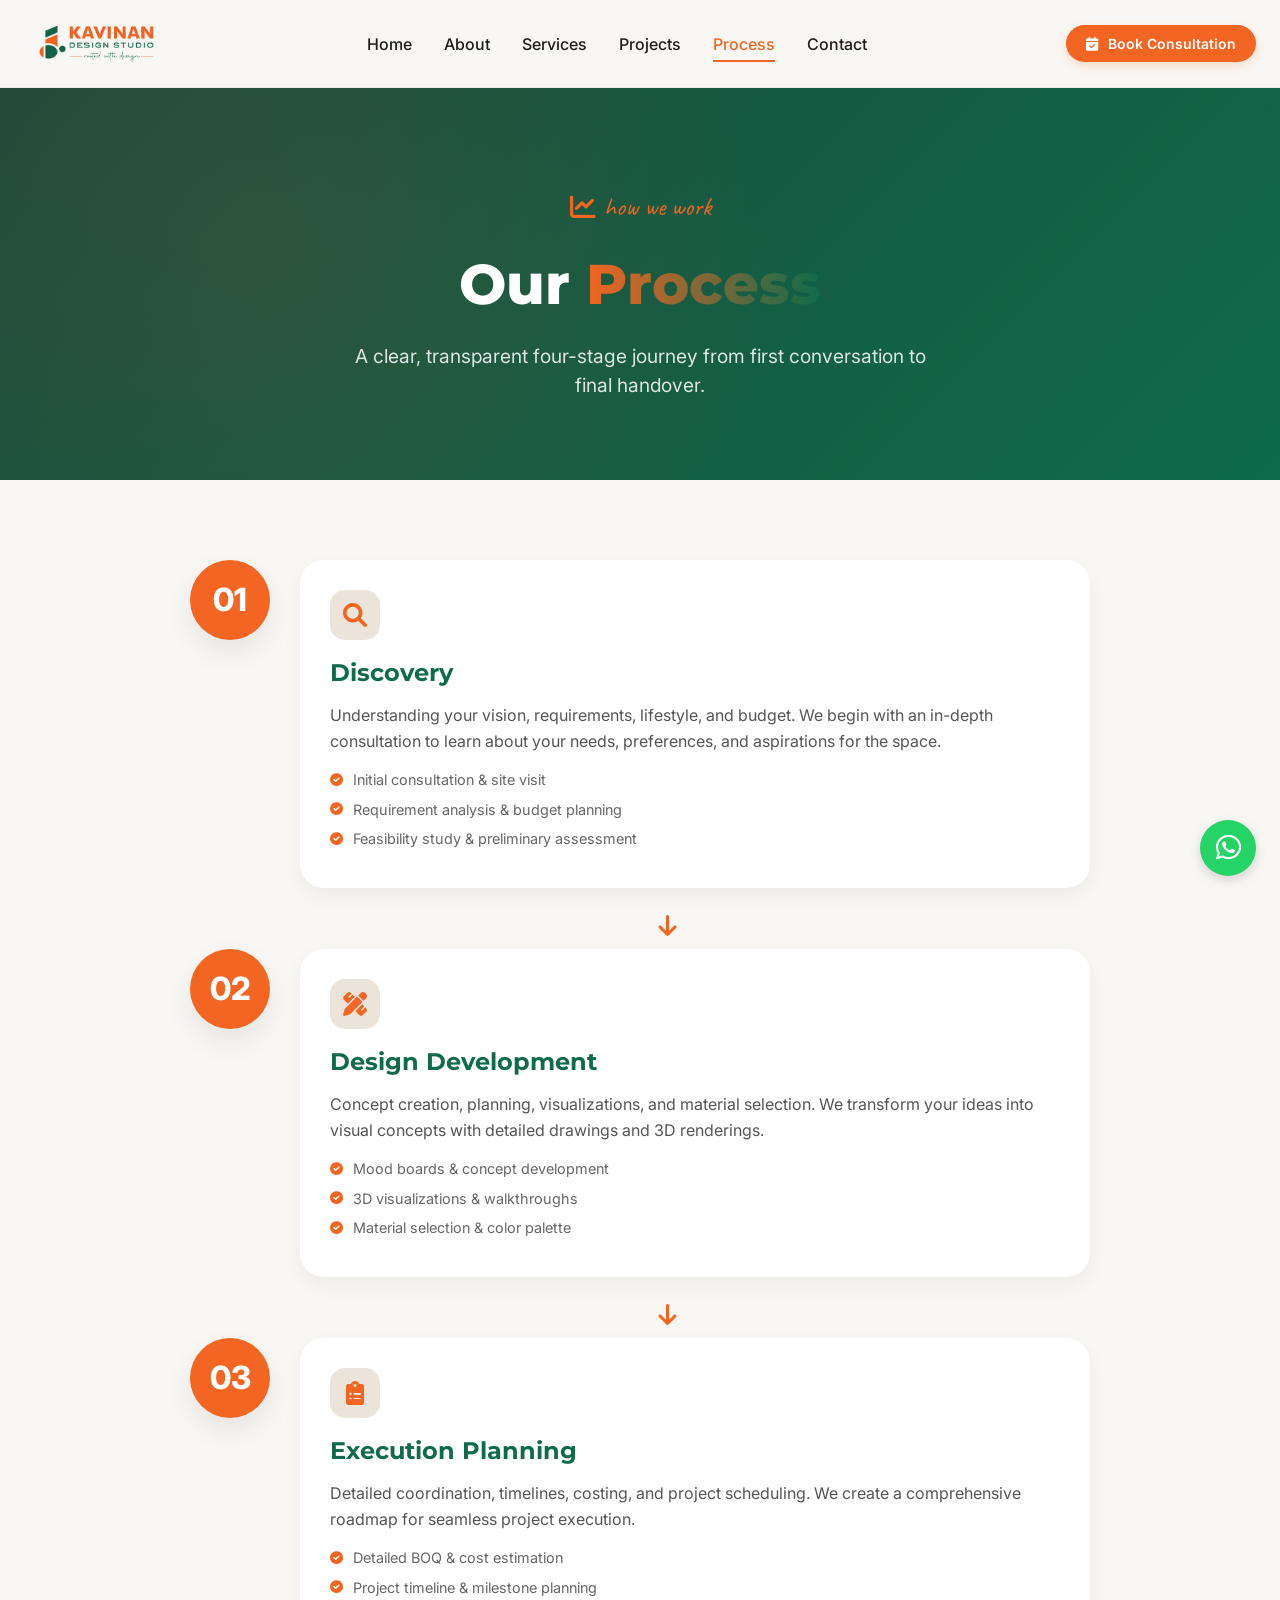
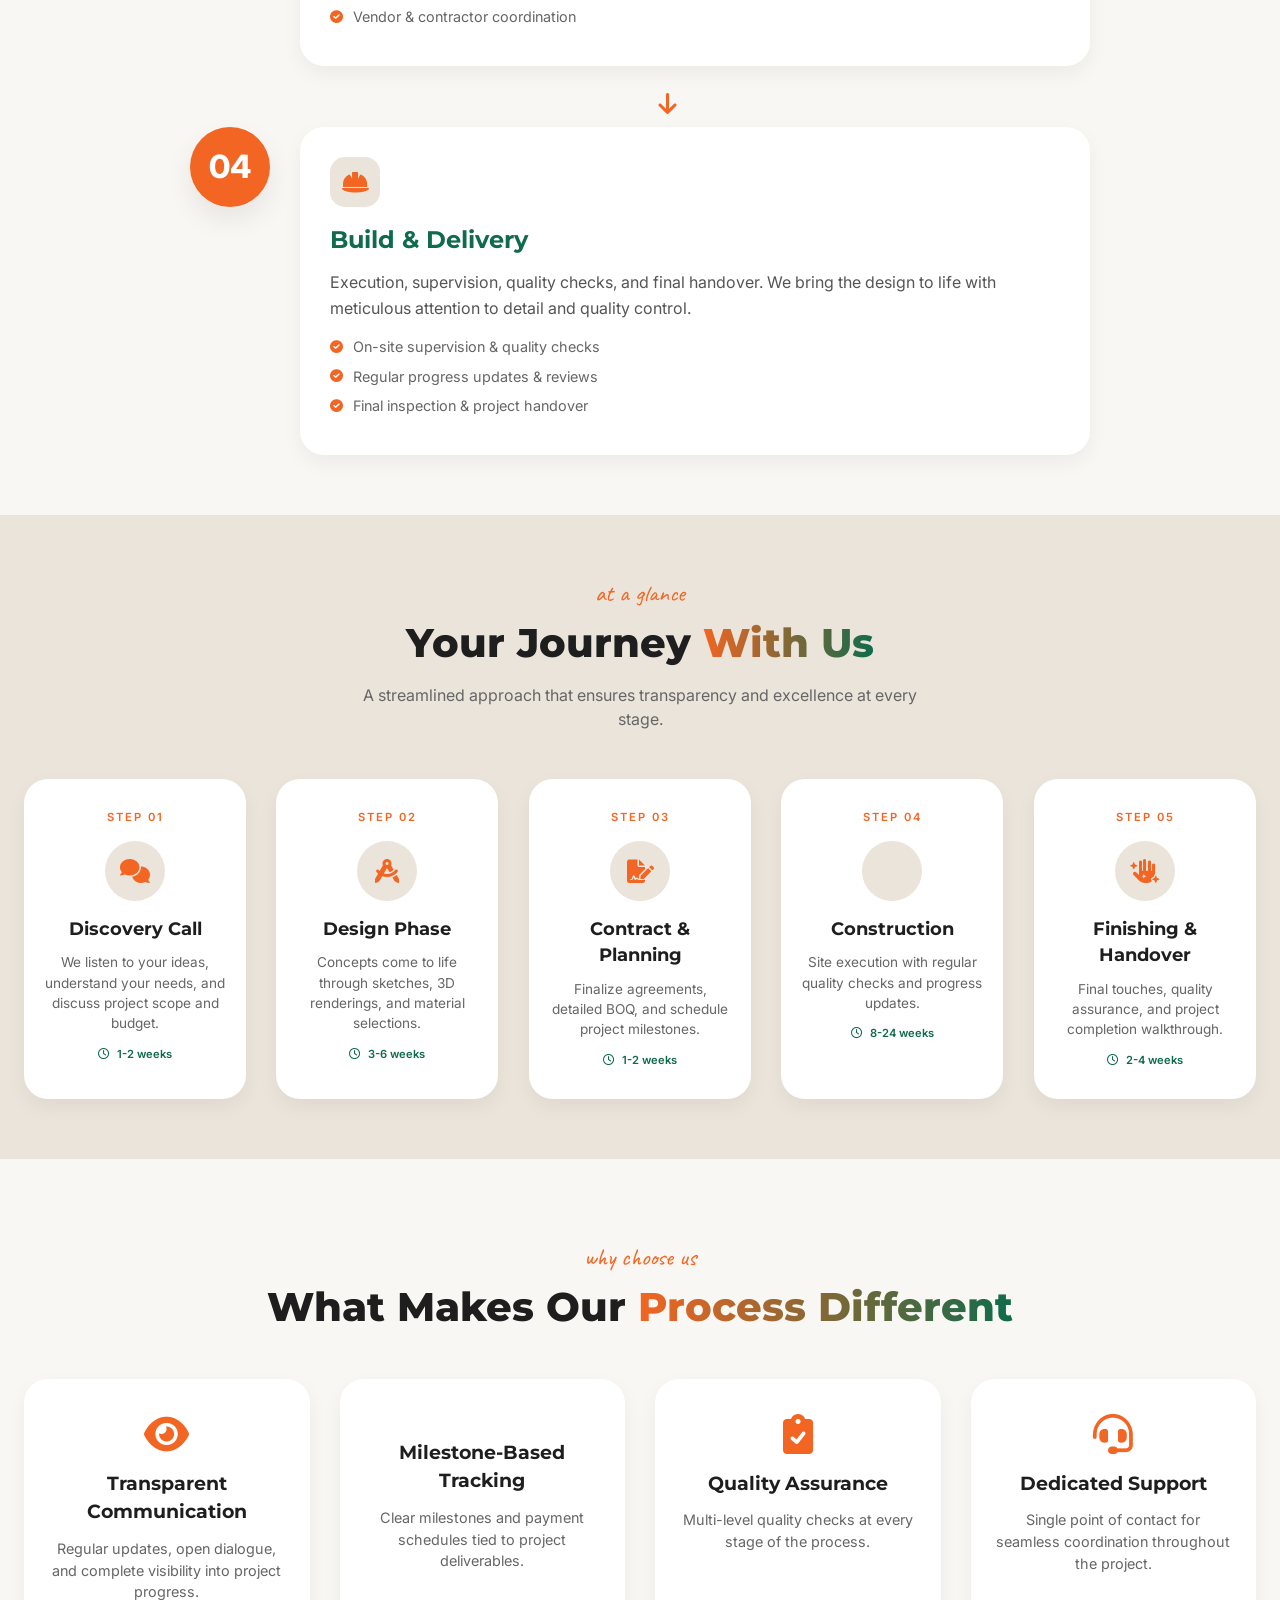
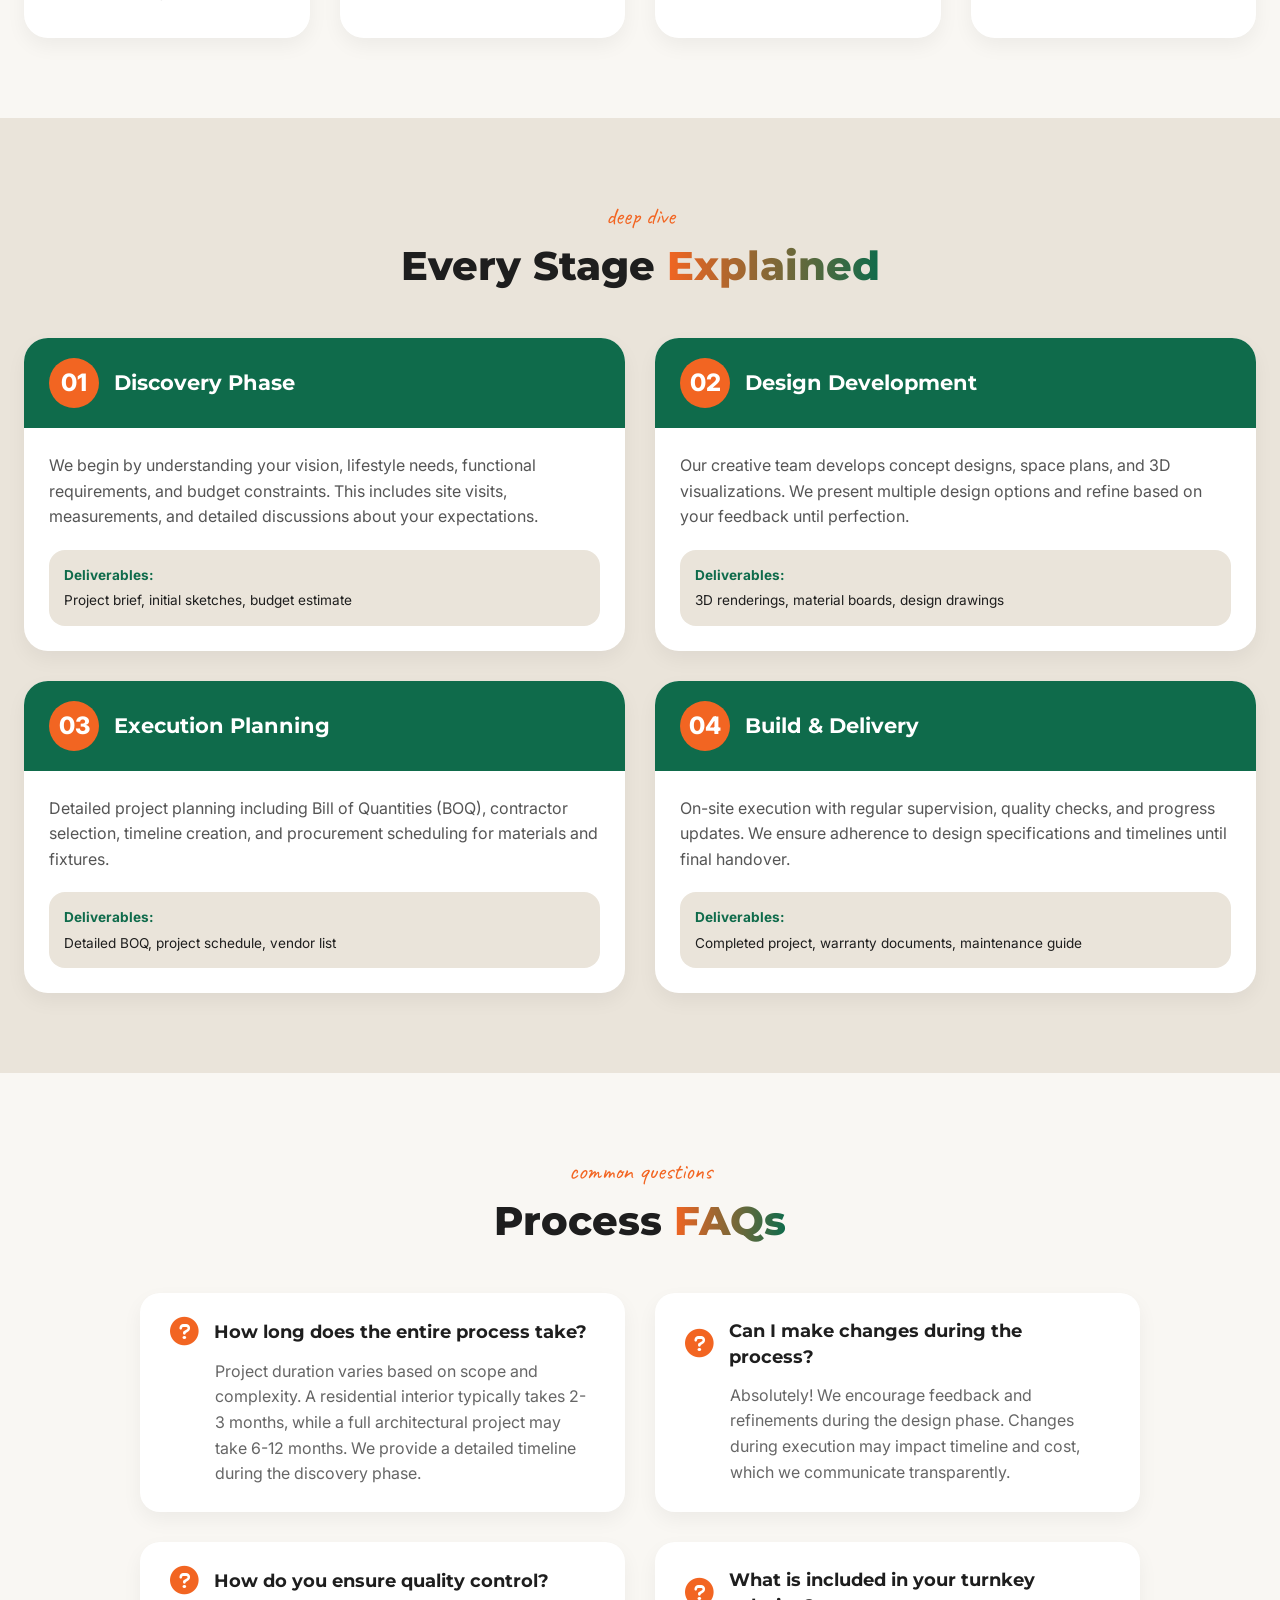
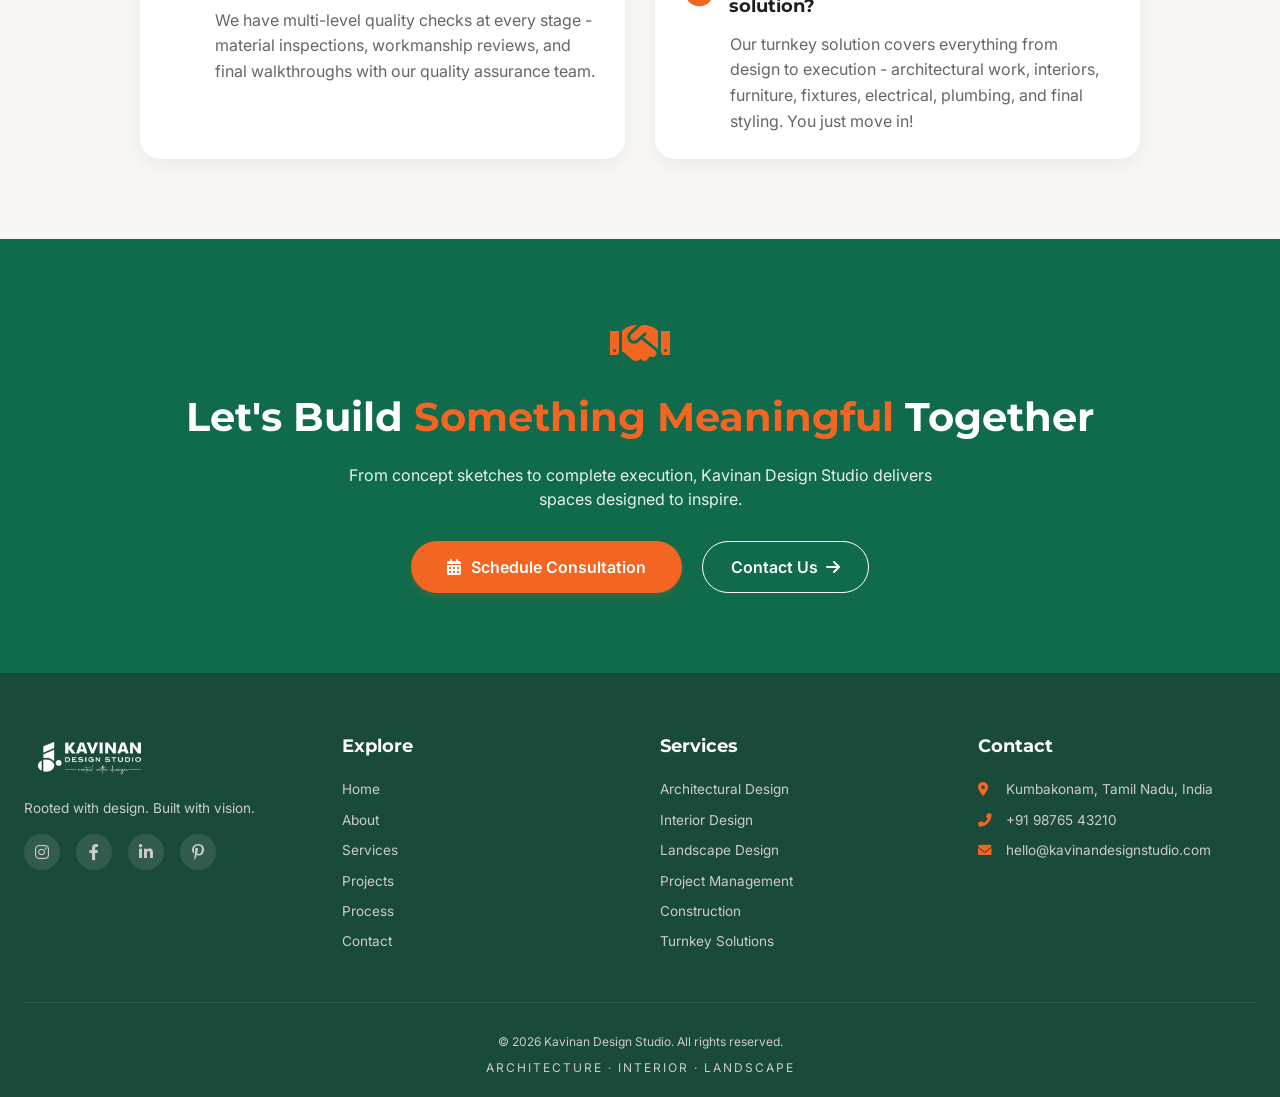
<file: process.html>
<!DOCTYPE html>
<html lang="en">
<head>
  <meta charset="UTF-8">
  <meta name="viewport" content="width=device-width, initial-scale=1.0, viewport-fit=cover">
  <title>Our Process | Kavinan Design Studio | From Concept to Completion</title>
  <meta name="description" content="Kavinan Design Studio's transparent 4-stage process: Discovery, Design Development, Execution Planning, and Build & Delivery. From first conversation to final handover.">
  
  <!-- Google Fonts -->
  <link href="https://fonts.googleapis.com/css2?family=Montserrat:wght@500;600;700;800;900&family=Inter:opsz,wght@14..32,300;14..32,400;14..32,500;14..32,600;14..32,700&family=Caveat:wght@500;700&display=swap" rel="stylesheet">
  <!-- Font Awesome 6 -->
  <link rel="stylesheet" href="https://cdnjs.cloudflare.com/ajax/libs/font-awesome/6.0.0-beta3/css/all.min.css">
  <!-- AOS Library -->
  <link href="https://unpkg.com/aos@2.3.1/dist/aos.css" rel="stylesheet">
  <!-- Process Page CSS -->
  <link rel="stylesheet" href="process.css">
</head>
<body>

<!-- ==================== SITE HEADER (Shared across all pages) ==================== -->
<header class="site-header">
  <div class="container">
    <div class="header-inner">
      <div class="logo">
  <a href="index.html" class="logo-link">
    <img src="./image/kavinan-logo.png" alt="Kavinan Design Studio" class="logo-image">
  </a>
</div>
      
      <!-- Desktop Navigation -->
      <nav class="desktop-nav">
        <a href="index.html" class="nav-link">Home</a>
        <a href="about.html" class="nav-link">About</a>
        <a href="services.html" class="nav-link">Services</a>
        <a href="projects.html" class="nav-link">Projects</a>
        <a href="process.html" class="nav-link active">Process</a>
        <a href="contact.html" class="nav-link">Contact</a>
      </nav>
      
      <div class="header-cta">
        <a href="contact.html" class="btn-primary btn-sm">
          <i class="fas fa-calendar-check"></i> Book Consultation
        </a>
      </div>
      
      <!-- Mobile Menu Toggle -->
      <button class="mobile-toggle" id="menuToggle">
        <i class="fas fa-bars"></i>
      </button>
    </div>
    
    <!-- Mobile Navigation Menu -->
    <div class="mobile-nav" id="mobileMenu">
      <a href="index.html" class="nav-link">Home</a>
      <a href="about.html" class="nav-link">About</a>
      <a href="services.html" class="nav-link">Services</a>
      <a href="projects.html" class="nav-link">Projects</a>
      <a href="process.html" class="nav-link active">Process</a>
      <a href="contact.html" class="nav-link">Contact</a>
      <a href="contact.html" class="btn-primary mobile-cta">Book Consultation</a>
    </div>
  </div>
</header>

<main>
  <!-- ==================== PAGE HERO ==================== -->
  <section class="page-hero">
    <div class="hero-pattern"></div>
    <div class="container">
      <div class="hero-content" data-aos="fade-up">
        <div class="hero-eyebrow">
          <i class="fas fa-chart-line"></i> how we work
        </div>
        <h1 class="hero-title">Our <span class="text-gradient">Process</span></h1>
        <p class="hero-subtitle">A clear, transparent four-stage journey from first conversation to final handover.</p>
      </div>
    </div>
  </section>

  <!-- ==================== PROCESS TIMELINE (Main Process Steps) ==================== -->
  <section class="process-timeline-main">
    <div class="container">
      <div class="timeline-container">
        
        <!-- Step 1 - Discovery -->
        <div class="timeline-item" data-aos="fade-right" data-aos-delay="0">
          <div class="timeline-number">
            <span>01</span>
          </div>
          <div class="timeline-content">
            <div class="timeline-icon">
              <i class="fas fa-search"></i>
            </div>
            <h3>Discovery</h3>
            <p>Understanding your vision, requirements, lifestyle, and budget. We begin with an in-depth consultation to learn about your needs, preferences, and aspirations for the space.</p>
            <ul class="timeline-details">
              <li><i class="fas fa-check-circle"></i> Initial consultation & site visit</li>
              <li><i class="fas fa-check-circle"></i> Requirement analysis & budget planning</li>
              <li><i class="fas fa-check-circle"></i> Feasibility study & preliminary assessment</li>
            </ul>
          </div>
        </div>

        <!-- Connecting Line Arrow -->
        <div class="timeline-arrow" data-aos="fade-up" data-aos-delay="50">
          <i class="fas fa-arrow-down"></i>
        </div>

        <!-- Step 2 - Design Development -->
        <div class="timeline-item" data-aos="fade-left" data-aos-delay="100">
          <div class="timeline-number">
            <span>02</span>
          </div>
          <div class="timeline-content">
            <div class="timeline-icon">
              <i class="fas fa-pencil-ruler"></i>
            </div>
            <h3>Design Development</h3>
            <p>Concept creation, planning, visualizations, and material selection. We transform your ideas into visual concepts with detailed drawings and 3D renderings.</p>
            <ul class="timeline-details">
              <li><i class="fas fa-check-circle"></i> Mood boards & concept development</li>
              <li><i class="fas fa-check-circle"></i> 3D visualizations & walkthroughs</li>
              <li><i class="fas fa-check-circle"></i> Material selection & color palette</li>
            </ul>
          </div>
        </div>

        <div class="timeline-arrow" data-aos="fade-up" data-aos-delay="150">
          <i class="fas fa-arrow-down"></i>
        </div>

        <!-- Step 3 - Execution Planning -->
        <div class="timeline-item" data-aos="fade-right" data-aos-delay="200">
          <div class="timeline-number">
            <span>03</span>
          </div>
          <div class="timeline-content">
            <div class="timeline-icon">
              <i class="fas fa-clipboard-list"></i>
            </div>
            <h3>Execution Planning</h3>
            <p>Detailed coordination, timelines, costing, and project scheduling. We create a comprehensive roadmap for seamless project execution.</p>
            <ul class="timeline-details">
              <li><i class="fas fa-check-circle"></i> Detailed BOQ & cost estimation</li>
              <li><i class="fas fa-check-circle"></i> Project timeline & milestone planning</li>
              <li><i class="fas fa-check-circle"></i> Vendor & contractor coordination</li>
            </ul>
          </div>
        </div>

        <div class="timeline-arrow" data-aos="fade-up" data-aos-delay="250">
          <i class="fas fa-arrow-down"></i>
        </div>

        <!-- Step 4 - Build & Delivery -->
        <div class="timeline-item" data-aos="fade-left" data-aos-delay="300">
          <div class="timeline-number">
            <span>04</span>
          </div>
          <div class="timeline-content">
            <div class="timeline-icon">
              <i class="fas fa-hard-hat"></i>
            </div>
            <h3>Build & Delivery</h3>
            <p>Execution, supervision, quality checks, and final handover. We bring the design to life with meticulous attention to detail and quality control.</p>
            <ul class="timeline-details">
              <li><i class="fas fa-check-circle"></i> On-site supervision & quality checks</li>
              <li><i class="fas fa-check-circle"></i> Regular progress updates & reviews</li>
              <li><i class="fas fa-check-circle"></i> Final inspection & project handover</li>
            </ul>
          </div>
        </div>
      </div>
    </div>
  </section>

  <!-- ==================== PROCESS TIMELINE VISUAL (Horizontal Cards) ==================== -->
  <section class="process-cards-section" data-aos="fade-up">
    <div class="container">
      <div class="section-header">
        <div class="section-eyebrow">at a glance</div>
        <h2 class="section-title">Your Journey <span class="text-gradient">With Us</span></h2>
        <p class="section-subtitle">A streamlined approach that ensures transparency and excellence at every stage.</p>
      </div>
      <div class="process-cards-grid">
        <div class="process-card" data-aos="flip-left" data-aos-delay="0">
          <div class="card-step">Step 01</div>
          <div class="card-icon"><i class="fas fa-comments"></i></div>
          <h4>Discovery Call</h4>
          <p>We listen to your ideas, understand your needs, and discuss project scope and budget.</p>
          <div class="card-duration"><i class="far fa-clock"></i> 1-2 weeks</div>
        </div>
        <div class="process-card" data-aos="flip-left" data-aos-delay="100">
          <div class="card-step">Step 02</div>
          <div class="card-icon"><i class="fas fa-drafting-compass"></i></div>
          <h4>Design Phase</h4>
          <p>Concepts come to life through sketches, 3D renderings, and material selections.</p>
          <div class="card-duration"><i class="far fa-clock"></i> 3-6 weeks</div>
        </div>
        <div class="process-card" data-aos="flip-left" data-aos-delay="200">
          <div class="card-step">Step 03</div>
          <div class="card-icon"><i class="fas fa-file-signature"></i></div>
          <h4>Contract & Planning</h4>
          <p>Finalize agreements, detailed BOQ, and schedule project milestones.</p>
          <div class="card-duration"><i class="far fa-clock"></i> 1-2 weeks</div>
        </div>
        <div class="process-card" data-aos="flip-left" data-aos-delay="300">
          <div class="card-step">Step 04</div>
          <div class="card-icon"><i class="fas fa-trowel"></i></div>
          <h4>Construction</h4>
          <p>Site execution with regular quality checks and progress updates.</p>
          <div class="card-duration"><i class="far fa-clock"></i> 8-24 weeks</div>
        </div>
        <div class="process-card" data-aos="flip-left" data-aos-delay="400">
          <div class="card-step">Step 05</div>
          <div class="card-icon"><i class="fas fa-hand-sparkles"></i></div>
          <h4>Finishing & Handover</h4>
          <p>Final touches, quality assurance, and project completion walkthrough.</p>
          <div class="card-duration"><i class="far fa-clock"></i> 2-4 weeks</div>
        </div>
      </div>
    </div>
  </section>

  <!-- ==================== WHAT MAKES US DIFFERENT ==================== -->
  <section class="difference-section" data-aos="fade-up">
    <div class="container">
      <div class="section-header">
        <div class="section-eyebrow">why choose us</div>
        <h2 class="section-title">What Makes Our <span class="text-gradient">Process Different</span></h2>
      </div>
      <div class="difference-grid">
        <div class="difference-card" data-aos="zoom-in" data-aos-delay="0">
          <i class="fas fa-eye"></i>
          <h4>Transparent Communication</h4>
          <p>Regular updates, open dialogue, and complete visibility into project progress.</p>
        </div>
        <div class="difference-card" data-aos="zoom-in" data-aos-delay="100">
          <i class="fas fa-chart-simple"></i>
          <h4>Milestone-Based Tracking</h4>
          <p>Clear milestones and payment schedules tied to project deliverables.</p>
        </div>
        <div class="difference-card" data-aos="zoom-in" data-aos-delay="200">
          <i class="fas fa-clipboard-check"></i>
          <h4>Quality Assurance</h4>
          <p>Multi-level quality checks at every stage of the process.</p>
        </div>
        <div class="difference-card" data-aos="zoom-in" data-aos-delay="300">
          <i class="fas fa-headset"></i>
          <h4>Dedicated Support</h4>
          <p>Single point of contact for seamless coordination throughout the project.</p>
        </div>
      </div>
    </div>
  </section>

  <!-- ==================== PROCESS DETAILS EXPANDED ==================== -->
  <section class="process-details" data-aos="fade-up">
    <div class="container">
      <div class="section-header">
        <div class="section-eyebrow">deep dive</div>
        <h2 class="section-title">Every Stage <span class="text-gradient">Explained</span></h2>
      </div>
      <div class="details-grid">
        <div class="detail-item" data-aos="fade-right" data-aos-delay="0">
          <div class="detail-header">
            <span class="detail-number">01</span>
            <h3>Discovery Phase</h3>
          </div>
          <div class="detail-body">
            <p>We begin by understanding your vision, lifestyle needs, functional requirements, and budget constraints. This includes site visits, measurements, and detailed discussions about your expectations.</p>
            <div class="detail-output">
              <strong>Deliverables:</strong> Project brief, initial sketches, budget estimate
            </div>
          </div>
        </div>
        <div class="detail-item" data-aos="fade-left" data-aos-delay="100">
          <div class="detail-header">
            <span class="detail-number">02</span>
            <h3>Design Development</h3>
          </div>
          <div class="detail-body">
            <p>Our creative team develops concept designs, space plans, and 3D visualizations. We present multiple design options and refine based on your feedback until perfection.</p>
            <div class="detail-output">
              <strong>Deliverables:</strong> 3D renderings, material boards, design drawings
            </div>
          </div>
        </div>
        <div class="detail-item" data-aos="fade-right" data-aos-delay="200">
          <div class="detail-header">
            <span class="detail-number">03</span>
            <h3>Execution Planning</h3>
          </div>
          <div class="detail-body">
            <p>Detailed project planning including Bill of Quantities (BOQ), contractor selection, timeline creation, and procurement scheduling for materials and fixtures.</p>
            <div class="detail-output">
              <strong>Deliverables:</strong> Detailed BOQ, project schedule, vendor list
            </div>
          </div>
        </div>
        <div class="detail-item" data-aos="fade-left" data-aos-delay="300">
          <div class="detail-header">
            <span class="detail-number">04</span>
            <h3>Build & Delivery</h3>
          </div>
          <div class="detail-body">
            <p>On-site execution with regular supervision, quality checks, and progress updates. We ensure adherence to design specifications and timelines until final handover.</p>
            <div class="detail-output">
              <strong>Deliverables:</strong> Completed project, warranty documents, maintenance guide
            </div>
          </div>
        </div>
      </div>
    </div>
  </section>

  <!-- ==================== FAQ SECTION (Process Related) ==================== -->
  <section class="faq-section" data-aos="fade-up">
    <div class="container">
      <div class="section-header">
        <div class="section-eyebrow">common questions</div>
        <h2 class="section-title">Process <span class="text-gradient">FAQs</span></h2>
      </div>
      <div class="faq-grid">
        <div class="faq-item" data-aos="flip-left" data-aos-delay="0">
          <div class="faq-question">
            <i class="fas fa-question-circle"></i>
            <h4>How long does the entire process take?</h4>
          </div>
          <div class="faq-answer">
            <p>Project duration varies based on scope and complexity. A residential interior typically takes 2-3 months, while a full architectural project may take 6-12 months. We provide a detailed timeline during the discovery phase.</p>
          </div>
        </div>
        <div class="faq-item" data-aos="flip-left" data-aos-delay="100">
          <div class="faq-question">
            <i class="fas fa-question-circle"></i>
            <h4>Can I make changes during the process?</h4>
          </div>
          <div class="faq-answer">
            <p>Absolutely! We encourage feedback and refinements during the design phase. Changes during execution may impact timeline and cost, which we communicate transparently.</p>
          </div>
        </div>
        <div class="faq-item" data-aos="flip-left" data-aos-delay="200">
          <div class="faq-question">
            <i class="fas fa-question-circle"></i>
            <h4>How do you ensure quality control?</h4>
          </div>
          <div class="faq-answer">
            <p>We have multi-level quality checks at every stage - material inspections, workmanship reviews, and final walkthroughs with our quality assurance team.</p>
          </div>
        </div>
        <div class="faq-item" data-aos="flip-left" data-aos-delay="300">
          <div class="faq-question">
            <i class="fas fa-question-circle"></i>
            <h4>What is included in your turnkey solution?</h4>
          </div>
          <div class="faq-answer">
            <p>Our turnkey solution covers everything from design to execution - architectural work, interiors, furniture, fixtures, electrical, plumbing, and final styling. You just move in!</p>
          </div>
        </div>
      </div>
    </div>
  </section>

  <!-- ==================== CTA SECTION ==================== -->
  <section class="cta-section" data-aos="fade-up">
    <div class="container">
      <div class="cta-content">
        <i class="fas fa-handshake cta-icon"></i>
        <h2>Let's Build <span class="text-orange">Something Meaningful</span> Together</h2>
        <p>From concept sketches to complete execution, Kavinan Design Studio delivers spaces designed to inspire.</p>
        <div class="cta-buttons">
          <a href="contact.html" class="btn-primary btn-large">
            <i class="fas fa-calendar-alt"></i> Schedule Consultation
          </a>
          <a href="contact.html" class="btn-outline-dark btn-large">
            Contact Us <i class="fas fa-arrow-right"></i>
          </a>
        </div>
      </div>
    </div>
  </section>
</main>

<!-- ==================== SITE FOOTER (Shared) ==================== -->
<footer class="site-footer">
  <div class="container">
    <div class="footer-grid">
      <div class="footer-brand">
  <a href="index.html" class="footer-logo-link">
    <img src="./image/kavinan-logo.png" alt="Kavinan Design Studio" class="footer-logo-image">
  </a>
  <p>Rooted with design. Built with vision.</p>
  <div class="social-links">
    <a href="#"><i class="fab fa-instagram"></i></a>
    <a href="#"><i class="fab fa-facebook-f"></i></a>
    <a href="#"><i class="fab fa-linkedin-in"></i></a>
          <a href="#"><i class="fab fa-pinterest-p"></i></a>
        </div>
      </div>
      <div class="footer-links">
        <h4>Explore</h4>
        <ul>
          <li><a href="index.html">Home</a></li>
          <li><a href="about.html">About</a></li>
          <li><a href="services.html">Services</a></li>
          <li><a href="projects.html">Projects</a></li>
          <li><a href="process.html">Process</a></li>
          <li><a href="contact.html">Contact</a></li>
        </ul>
      </div>
      <div class="footer-links">
        <h4>Services</h4>
        <ul>
          <li>Architectural Design</li>
          <li>Interior Design</li>
          <li>Landscape Design</li>
          <li>Project Management</li>
          <li>Construction</li>
          <li>Turnkey Solutions</li>
        </ul>
      </div>
      <div class="footer-contact">
        <h4>Contact</h4>
        <ul class="contact-list">
          <li><i class="fas fa-map-marker-alt"></i> Kumbakonam, Tamil Nadu, India</li>
          <li><i class="fas fa-phone-alt"></i> +91 98765 43210</li>
          <li><i class="fas fa-envelope"></i> hello@kavinandesignstudio.com</li>
        </ul>
      </div>
    </div>
    <div class="footer-bottom">
      <p>© 2026 Kavinan Design Studio. All rights reserved.</p>
      <p class="footer-tags">ARCHITECTURE · INTERIOR · LANDSCAPE</p>
    </div>
  </div>
</footer>

<!-- WhatsApp Floating Button -->
<a href="https://wa.me/919876543210" class="whatsapp-float" target="_blank">
  <i class="fab fa-whatsapp"></i>
</a>

<!-- Scripts -->
<script src="https://unpkg.com/aos@2.3.1/dist/aos.js"></script>
<script>
  // Initialize AOS
  AOS.init({
    once: true,
    offset: 30,
    duration: 700,
    easing: 'ease-out-cubic'
  });
  
  // Mobile menu toggle
  const menuToggle = document.getElementById('menuToggle');
  const mobileMenu = document.getElementById('mobileMenu');
  
  if (menuToggle && mobileMenu) {
    menuToggle.addEventListener('click', function() {
      mobileMenu.classList.toggle('active');
      const icon = menuToggle.querySelector('i');
      if (mobileMenu.classList.contains('active')) {
        icon.classList.remove('fa-bars');
        icon.classList.add('fa-times');
      } else {
        icon.classList.remove('fa-times');
        icon.classList.add('fa-bars');
      }
    });
  }
  
  // Close mobile menu when clicking a link
  const mobileLinks = document.querySelectorAll('.mobile-nav a');
  mobileLinks.forEach(link => {
    link.addEventListener('click', () => {
      mobileMenu.classList.remove('active');
      const icon = menuToggle.querySelector('i');
      icon.classList.remove('fa-times');
      icon.classList.add('fa-bars');
    });
  });
</script>
</body>
</html>
</file>
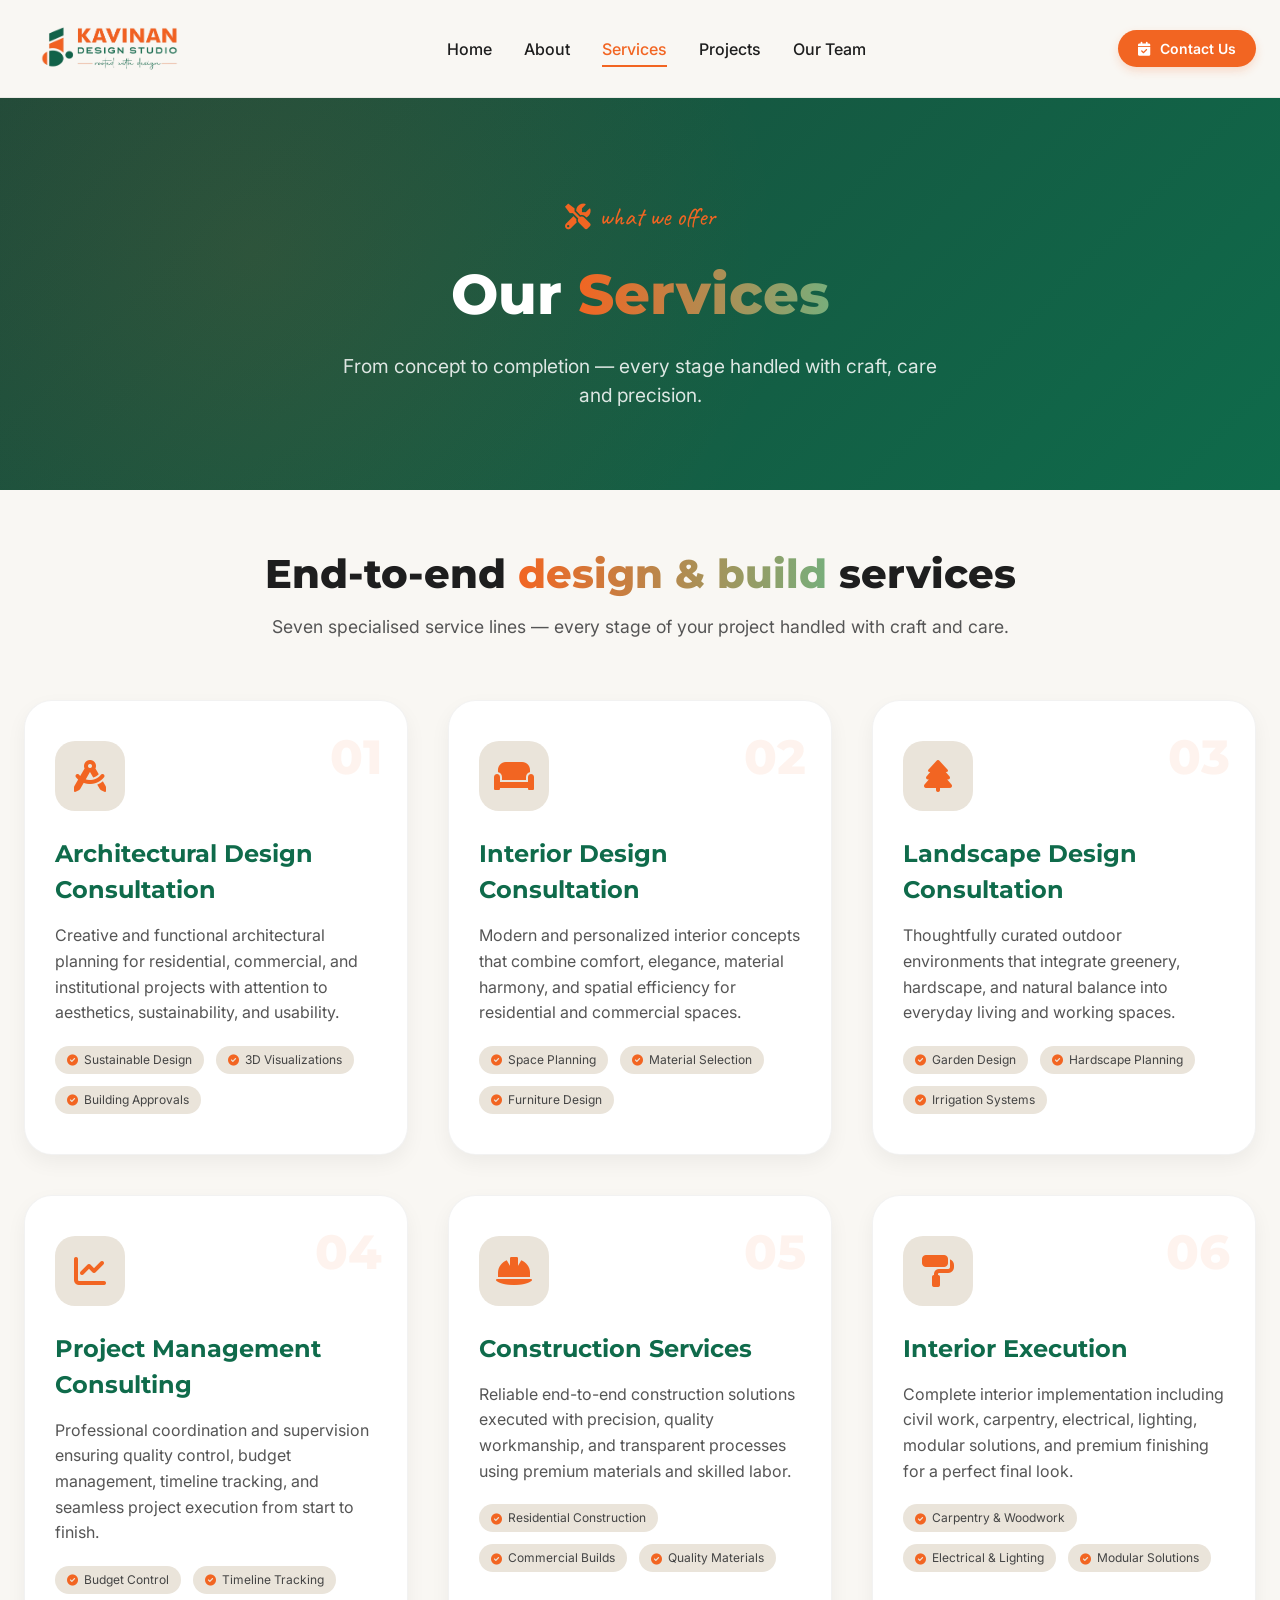
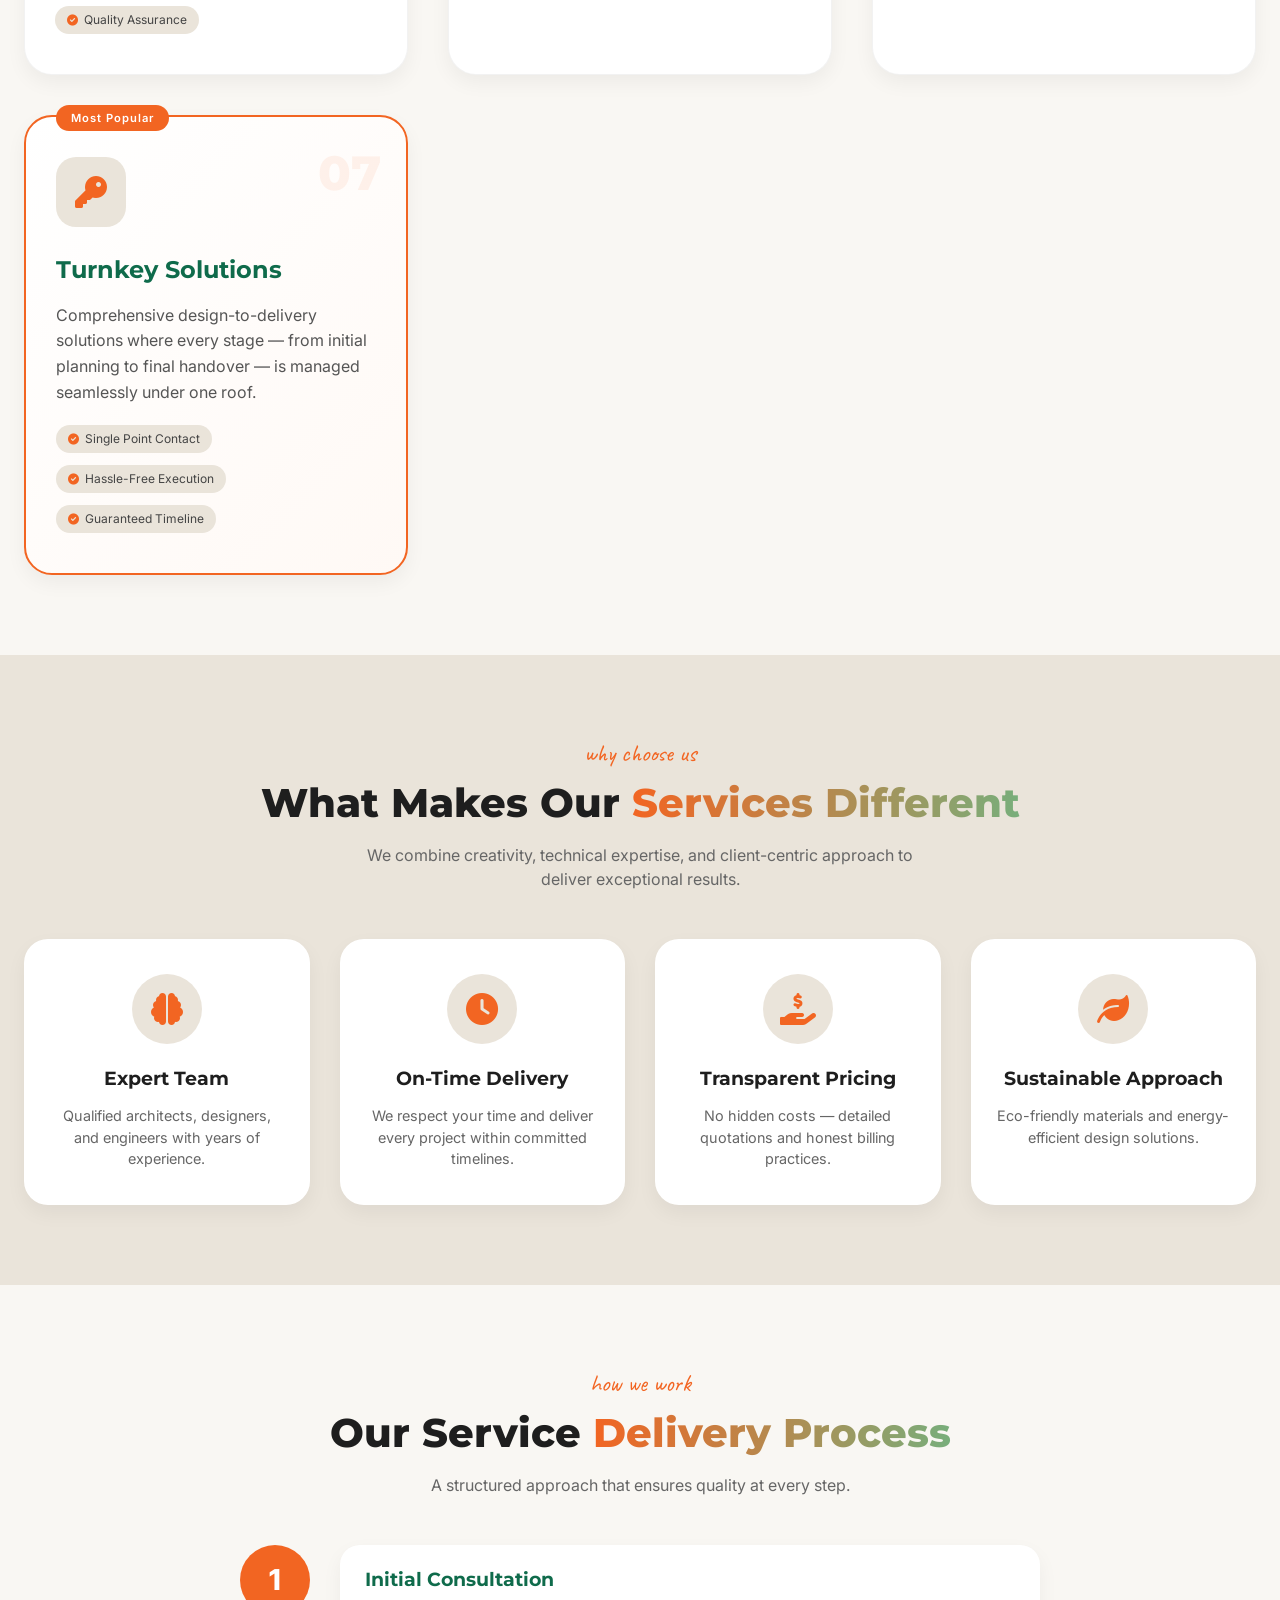
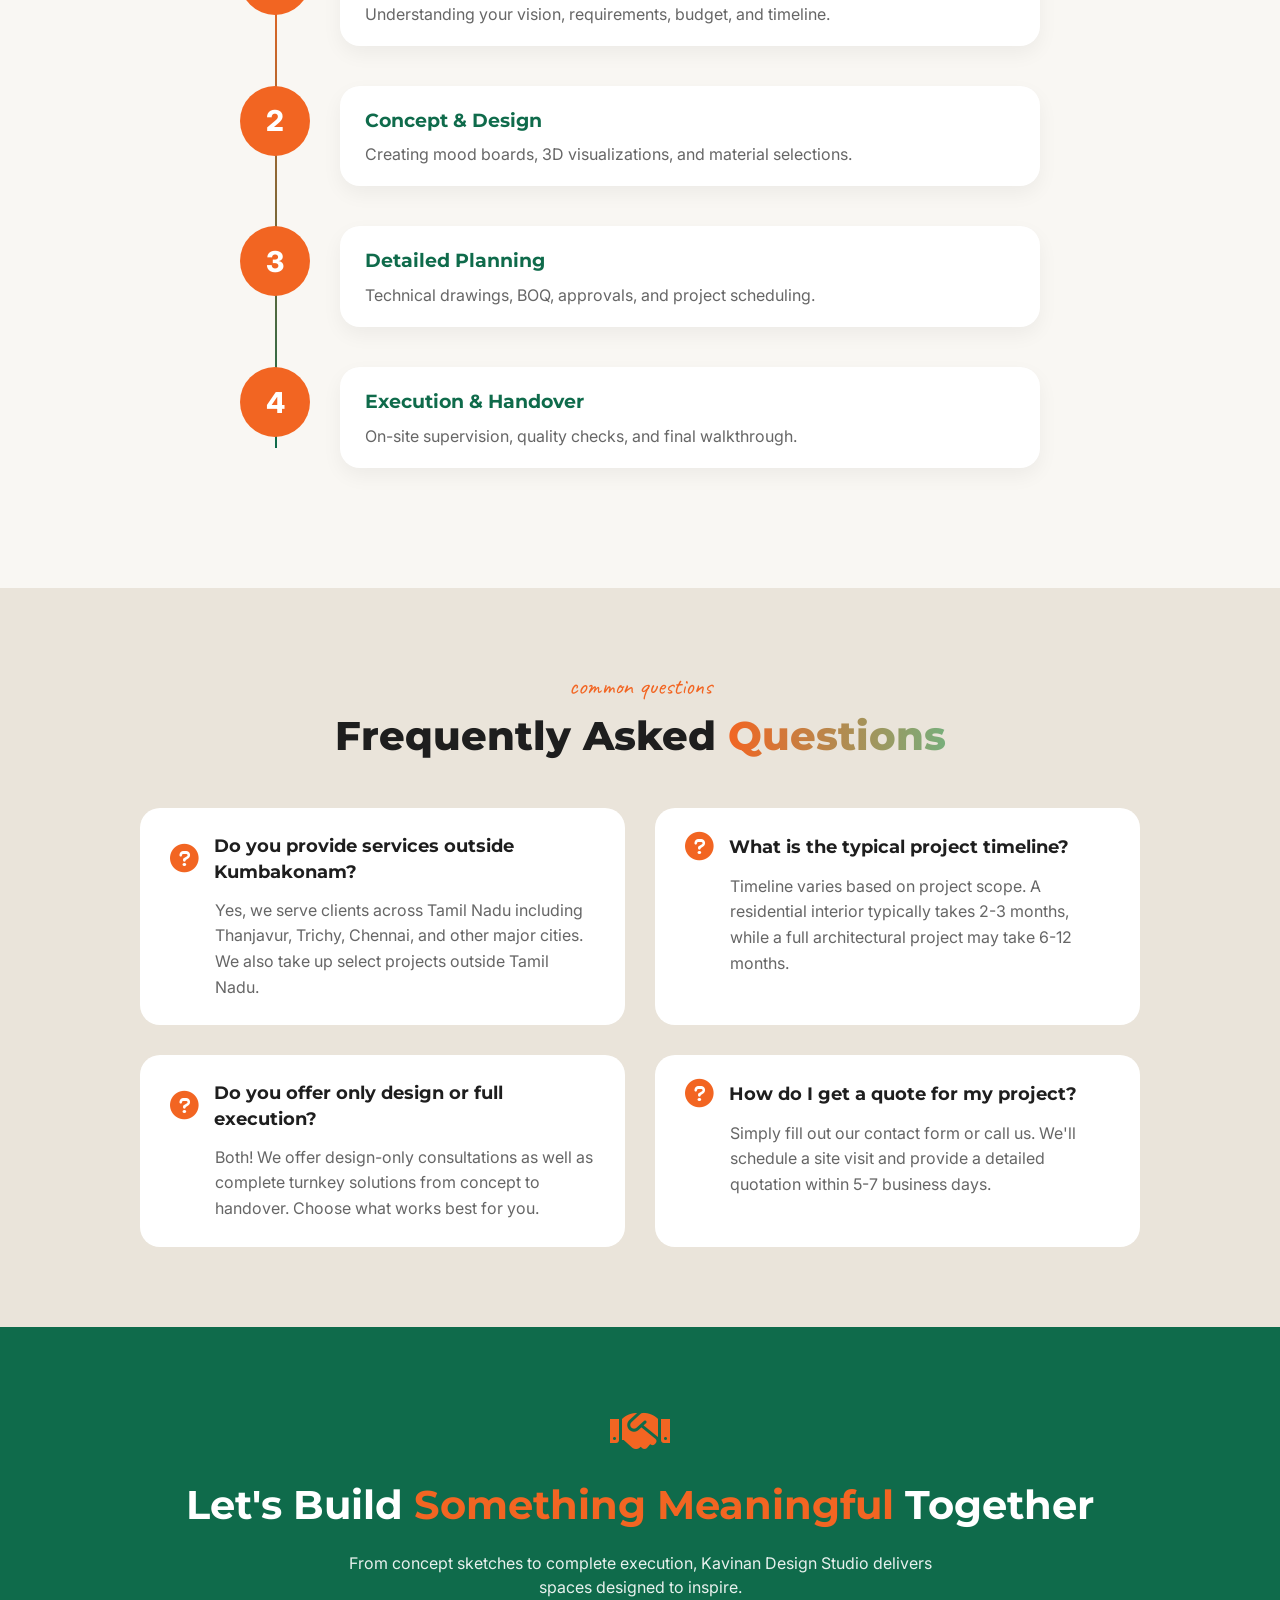
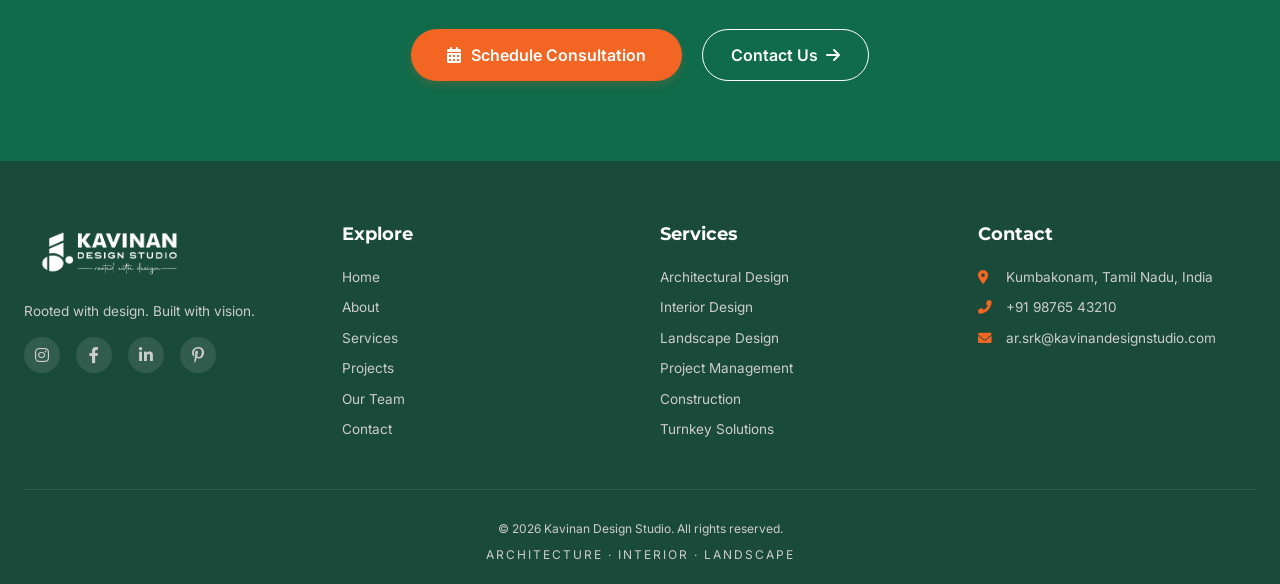
<file: services.html>
<!DOCTYPE html>
<html lang="en">
<head>
  <meta charset="UTF-8">
  <meta name="viewport" content="width=device-width, initial-scale=1.0, viewport-fit=cover">
  <title>Our Services | Kavinan Design Studio | Architecture · Interior · Landscape · Turnkey</title>
  <meta name="description" content="Explore Kavinan Design Studio's comprehensive services — Architectural Design, Interior Design, Landscape Design, Project Management, Construction, Interior Execution, and Turnkey Solutions. Based in Kumbakonam, Tamil Nadu.">
  
  <!-- Google Fonts -->
  <link href="https://fonts.googleapis.com/css2?family=Montserrat:wght@500;600;700;800;900&family=Inter:opsz,wght@14..32,300;14..32,400;14..32,500;14..32,600;14..32,700&family=Caveat:wght@500;700&display=swap" rel="stylesheet">
  <!-- Font Awesome 6 -->
  <link rel="stylesheet" href="https://cdnjs.cloudflare.com/ajax/libs/font-awesome/6.0.0-beta3/css/all.min.css">
  <!-- AOS Library -->
  <link href="https://unpkg.com/aos@2.3.1/dist/aos.css" rel="stylesheet">
  <!-- Services Page CSS -->
  <link rel="stylesheet" href="services.css">
</head>
<body>

<!-- ==================== SITE HEADER (Shared across all pages) ==================== -->
<header class="site-header">
  <div class="container">
    <div class="header-inner">
      <div class="logo">
  <a href="index.html" class="logo-link">
    <img src="./image/kavinan-logo.png" alt="Kavinan Design Studio" class="logo-image">
  </a>
</div>
      
      <!-- Desktop Navigation -->
      <nav class="desktop-nav">
        <a href="index.html" class="nav-link">Home</a>
        <a href="about.html" class="nav-link">About</a>
        <a href="services.html" class="nav-link active">Services</a>
        <a href="projects.html" class="nav-link">Projects</a>
        <a href="ourteam.html" class="nav-link">Our Team</a>
      </nav>
      
      <div class="header-cta">
        <a href="contact.html" class="btn-primary btn-sm">
          <i class="fas fa-calendar-check"></i> Contact Us
        </a>
      </div>
      
      <!-- Mobile Menu Toggle -->
      <button class="mobile-toggle" id="menuToggle">
        <i class="fas fa-bars"></i>
      </button>
    </div>
    
    <!-- Mobile Navigation Menu -->
    <div class="mobile-nav" id="mobileMenu">
      <a href="index.html" class="nav-link">Home</a>
      <a href="about.html" class="nav-link">About</a>
      <a href="services.html" class="nav-link active">Services</a>
      <a href="projects.html" class="nav-link">Projects</a>
      <a href="ourteam.html" class="nav-link">Our Team</a>
      <a href="contact.html" class="btn-primary mobile-cta">Contact Us</a>
    </div>
  </div>
</header>

<main>
  <!-- ==================== PAGE HERO ==================== -->
  <section class="page-hero">
    <div class="hero-pattern"></div>
    <div class="container">
      <div class="hero-content" data-aos="fade-up">
        <div class="hero-eyebrow">
          <i class="fas fa-tools"></i> what we offer
        </div>
        <h1 class="hero-title">Our <span class="text-gradient">Services</span></h1>
        <p class="hero-subtitle">From concept to completion — every stage handled with craft, care and precision.</p>
      </div>
    </div>
  </section>

  <!-- ==================== SERVICES OVERVIEW ==================== -->
  <section class="services-overview" data-aos="fade-up">
    <div class="container">
      <div class="overview-header">
        <h2 class="section-title">End-to-end <span class="text-gradient">design & build</span> services</h2>
        <p class="overview-text">Seven specialised service lines — every stage of your project handled with craft and care.</p>
      </div>
    </div>
  </section>

  <!-- ==================== DETAILED SERVICES GRID ==================== -->
  <section class="services-detailed">
    <div class="container">
      <div class="services-grid">
        <!-- Service 1: Architectural Design -->
        <div class="service-card" data-aos="fade-up" data-aos-delay="0">
          <div class="card-number">01</div>
          <div class="service-icon">
            <i class="fas fa-drafting-compass"></i>
          </div>
          <h3>Architectural Design Consultation</h3>
          <p>Creative and functional architectural planning for residential, commercial, and institutional projects with attention to aesthetics, sustainability, and usability.</p>
          <div class="service-features">
            <span><i class="fas fa-check-circle"></i> Sustainable Design</span>
            <span><i class="fas fa-check-circle"></i> 3D Visualizations</span>
            <span><i class="fas fa-check-circle"></i> Building Approvals</span>
          </div>
        </div>

        <!-- Service 2: Interior Design -->
        <div class="service-card" data-aos="fade-up" data-aos-delay="100">
          <div class="card-number">02</div>
          <div class="service-icon">
            <i class="fas fa-couch"></i>
          </div>
          <h3>Interior Design Consultation</h3>
          <p>Modern and personalized interior concepts that combine comfort, elegance, material harmony, and spatial efficiency for residential and commercial spaces.</p>
          <div class="service-features">
            <span><i class="fas fa-check-circle"></i> Space Planning</span>
            <span><i class="fas fa-check-circle"></i> Material Selection</span>
            <span><i class="fas fa-check-circle"></i> Furniture Design</span>
          </div>
        </div>

        <!-- Service 3: Landscape Design -->
        <div class="service-card" data-aos="fade-up" data-aos-delay="200">
          <div class="card-number">03</div>
          <div class="service-icon">
            <i class="fas fa-tree"></i>
          </div>
          <h3>Landscape Design Consultation</h3>
          <p>Thoughtfully curated outdoor environments that integrate greenery, hardscape, and natural balance into everyday living and working spaces.</p>
          <div class="service-features">
            <span><i class="fas fa-check-circle"></i> Garden Design</span>
            <span><i class="fas fa-check-circle"></i> Hardscape Planning</span>
            <span><i class="fas fa-check-circle"></i> Irrigation Systems</span>
          </div>
        </div>

        <!-- Service 4: Project Management -->
        <div class="service-card" data-aos="fade-up" data-aos-delay="300">
          <div class="card-number">04</div>
          <div class="service-icon">
            <i class="fas fa-chart-line"></i>
          </div>
          <h3>Project Management Consulting</h3>
          <p>Professional coordination and supervision ensuring quality control, budget management, timeline tracking, and seamless project execution from start to finish.</p>
          <div class="service-features">
            <span><i class="fas fa-check-circle"></i> Budget Control</span>
            <span><i class="fas fa-check-circle"></i> Timeline Tracking</span>
            <span><i class="fas fa-check-circle"></i> Quality Assurance</span>
          </div>
        </div>

        <!-- Service 5: Construction -->
        <div class="service-card" data-aos="fade-up" data-aos-delay="400">
          <div class="card-number">05</div>
          <div class="service-icon">
            <i class="fas fa-hard-hat"></i>
          </div>
          <h3>Construction Services</h3>
          <p>Reliable end-to-end construction solutions executed with precision, quality workmanship, and transparent processes using premium materials and skilled labor.</p>
          <div class="service-features">
            <span><i class="fas fa-check-circle"></i> Residential Construction</span>
            <span><i class="fas fa-check-circle"></i> Commercial Builds</span>
            <span><i class="fas fa-check-circle"></i> Quality Materials</span>
          </div>
        </div>

        <!-- Service 6: Interior Execution -->
        <div class="service-card" data-aos="fade-up" data-aos-delay="500">
          <div class="card-number">06</div>
          <div class="service-icon">
            <i class="fas fa-paint-roller"></i>
          </div>
          <h3>Interior Execution</h3>
          <p>Complete interior implementation including civil work, carpentry, electrical, lighting, modular solutions, and premium finishing for a perfect final look.</p>
          <div class="service-features">
            <span><i class="fas fa-check-circle"></i> Carpentry & Woodwork</span>
            <span><i class="fas fa-check-circle"></i> Electrical & Lighting</span>
            <span><i class="fas fa-check-circle"></i> Modular Solutions</span>
          </div>
        </div>

        <!-- Service 7: Turnkey Solutions -->
        <div class="service-card featured" data-aos="fade-up" data-aos-delay="600">
          <div class="card-number">07</div>
          <div class="service-icon">
            <i class="fas fa-key"></i>
          </div>
          <h3>Turnkey Solutions</h3>
          <p>Comprehensive design-to-delivery solutions where every stage — from initial planning to final handover — is managed seamlessly under one roof.</p>
          <div class="service-features">
            <span><i class="fas fa-check-circle"></i> Single Point Contact</span>
            <span><i class="fas fa-check-circle"></i> Hassle-Free Execution</span>
            <span><i class="fas fa-check-circle"></i> Guaranteed Timeline</span>
          </div>
          <div class="featured-badge">Most Popular</div>
        </div>
      </div>
    </div>
  </section>

  <!-- ==================== WHY CHOOSE US (Service Benefits) ==================== -->
  <section class="why-choose-services" data-aos="fade-up">
    <div class="container">
      <div class="section-header">
        <div class="section-eyebrow">why choose us</div>
        <h2 class="section-title">What Makes Our <span class="text-gradient">Services Different</span></h2>
        <p class="section-subtitle">We combine creativity, technical expertise, and client-centric approach to deliver exceptional results.</p>
      </div>
      <div class="benefits-grid">
        <div class="benefit-card" data-aos="zoom-in" data-aos-delay="0">
          <div class="benefit-icon"><i class="fas fa-brain"></i></div>
          <h4>Expert Team</h4>
          <p>Qualified architects, designers, and engineers with years of experience.</p>
        </div>
        <div class="benefit-card" data-aos="zoom-in" data-aos-delay="100">
          <div class="benefit-icon"><i class="fas fa-clock"></i></div>
          <h4>On-Time Delivery</h4>
          <p>We respect your time and deliver every project within committed timelines.</p>
        </div>
        <div class="benefit-card" data-aos="zoom-in" data-aos-delay="200">
          <div class="benefit-icon"><i class="fas fa-hand-holding-usd"></i></div>
          <h4>Transparent Pricing</h4>
          <p>No hidden costs — detailed quotations and honest billing practices.</p>
        </div>
        <div class="benefit-card" data-aos="zoom-in" data-aos-delay="300">
          <div class="benefit-icon"><i class="fas fa-leaf"></i></div>
          <h4>Sustainable Approach</h4>
          <p>Eco-friendly materials and energy-efficient design solutions.</p>
        </div>
      </div>
    </div>
  </section>

  <!-- ==================== PROCESS TIMELINE ==================== -->
  <section class="process-timeline" data-aos="fade-up">
    <div class="container">
      <div class="section-header">
        <div class="section-eyebrow">how we work</div>
        <h2 class="section-title">Our Service <span class="text-gradient">Delivery Process</span></h2>
        <p class="section-subtitle">A structured approach that ensures quality at every step.</p>
      </div>
      <div class="timeline">
        <div class="timeline-step" data-aos="fade-right" data-aos-delay="0">
          <div class="timeline-number">1</div>
          <div class="timeline-content">
            <h4>Initial Consultation</h4>
            <p>Understanding your vision, requirements, budget, and timeline.</p>
          </div>
        </div>
        <div class="timeline-step" data-aos="fade-right" data-aos-delay="100">
          <div class="timeline-number">2</div>
          <div class="timeline-content">
            <h4>Concept & Design</h4>
            <p>Creating mood boards, 3D visualizations, and material selections.</p>
          </div>
        </div>
        <div class="timeline-step" data-aos="fade-right" data-aos-delay="200">
          <div class="timeline-number">3</div>
          <div class="timeline-content">
            <h4>Detailed Planning</h4>
            <p>Technical drawings, BOQ, approvals, and project scheduling.</p>
          </div>
        </div>
        <div class="timeline-step" data-aos="fade-right" data-aos-delay="300">
          <div class="timeline-number">4</div>
          <div class="timeline-content">
            <h4>Execution & Handover</h4>
            <p>On-site supervision, quality checks, and final walkthrough.</p>
          </div>
        </div>
      </div>
    </div>
  </section>

  <!-- ==================== FAQ SECTION ==================== -->
  <section class="faq-section" data-aos="fade-up">
    <div class="container">
      <div class="section-header">
        <div class="section-eyebrow">common questions</div>
        <h2 class="section-title">Frequently Asked <span class="text-gradient">Questions</span></h2>
      </div>
      <div class="faq-grid">
        <div class="faq-item" data-aos="flip-left" data-aos-delay="0">
          <div class="faq-question">
            <i class="fas fa-question-circle"></i>
            <h4>Do you provide services outside Kumbakonam?</h4>
          </div>
          <div class="faq-answer">
            <p>Yes, we serve clients across Tamil Nadu including Thanjavur, Trichy, Chennai, and other major cities. We also take up select projects outside Tamil Nadu.</p>
          </div>
        </div>
        <div class="faq-item" data-aos="flip-left" data-aos-delay="100">
          <div class="faq-question">
            <i class="fas fa-question-circle"></i>
            <h4>What is the typical project timeline?</h4>
          </div>
          <div class="faq-answer">
            <p>Timeline varies based on project scope. A residential interior typically takes 2-3 months, while a full architectural project may take 6-12 months.</p>
          </div>
        </div>
        <div class="faq-item" data-aos="flip-left" data-aos-delay="200">
          <div class="faq-question">
            <i class="fas fa-question-circle"></i>
            <h4>Do you offer only design or full execution?</h4>
          </div>
          <div class="faq-answer">
            <p>Both! We offer design-only consultations as well as complete turnkey solutions from concept to handover. Choose what works best for you.</p>
          </div>
        </div>
        <div class="faq-item" data-aos="flip-left" data-aos-delay="300">
          <div class="faq-question">
            <i class="fas fa-question-circle"></i>
            <h4>How do I get a quote for my project?</h4>
          </div>
          <div class="faq-answer">
            <p>Simply fill out our contact form or call us. We'll schedule a site visit and provide a detailed quotation within 5-7 business days.</p>
          </div>
        </div>
      </div>
    </div>
  </section>

  <!-- ==================== CTA SECTION ==================== -->
  <section class="cta-section" data-aos="fade-up">
    <div class="container">
      <div class="cta-content">
        <i class="fas fa-handshake cta-icon"></i>
        <h2>Let's Build <span class="text-orange">Something Meaningful</span> Together</h2>
        <p>From concept sketches to complete execution, Kavinan Design Studio delivers spaces designed to inspire.</p>
        <div class="cta-buttons">
          <a href="contact.html" class="btn-primary btn-large">
            <i class="fas fa-calendar-alt"></i> Schedule Consultation
          </a>
          <a href="contact.html" class="btn-outline-dark btn-large">
            Contact Us <i class="fas fa-arrow-right"></i>
          </a>
        </div>
      </div>
    </div>
  </section>
</main>

<!-- ==================== SITE FOOTER (Shared) ==================== -->
<footer class="site-footer">
  <div class="container">
    <div class="footer-grid">
      <div class="footer-brand">
  <a href="index.html" class="footer-logo-link">
    <img src="./image/kavinan-logo.png" alt="Kavinan Design Studio" class="footer-logo-image">
  </a>
  <p>Rooted with design. Built with vision.</p>
  <div class="social-links">
    <a href="#"><i class="fab fa-instagram"></i></a>
    <a href="#"><i class="fab fa-facebook-f"></i></a>
    <a href="#"><i class="fab fa-linkedin-in"></i></a>
    <a href="#"><i class="fab fa-pinterest-p"></i></a>
  </div>
</div>
      <div class="footer-links">
        <h4>Explore</h4>
        <ul>
          <li><a href="index.html">Home</a></li>
          <li><a href="about.html">About</a></li>
          <li><a href="services.html">Services</a></li>
          <li><a href="projects.html">Projects</a></li>
          <li><a href="ourteam.html">Our Team</a></li>
          <li><a href="contact.html">Contact</a></li>
        </ul>
      </div>
      <div class="footer-links">
        <h4>Services</h4>
        <ul>
          <li>Architectural Design</li>
          <li>Interior Design</li>
          <li>Landscape Design</li>
          <li>Project Management</li>
          <li>Construction</li>
          <li>Turnkey Solutions</li>
        </ul>
      </div>
      <div class="footer-contact">
        <h4>Contact</h4>
        <ul class="contact-list">
          <li><i class="fas fa-map-marker-alt"></i> Kumbakonam, Tamil Nadu, India</li>
          <li><i class="fas fa-phone-alt"></i> +91 98765 43210</li>
          <li><i class="fas fa-envelope"></i> ar.srk@kavinandesignstudio.com</li>
        </ul>
      </div>
    </div>
    <div class="footer-bottom">
      <p>© 2026 Kavinan Design Studio. All rights reserved.</p>
      <p class="footer-tags">ARCHITECTURE · INTERIOR · LANDSCAPE</p>
    </div>
  </div>
</footer>

<!-- Back to Top Button -->
<button id="backToTop" class="back-to-top-btn" aria-label="Back to Top">
    <i class="fas fa-arrow-up"></i>
</button>

<!-- Scripts -->
<script src="https://unpkg.com/aos@2.3.1/dist/aos.js"></script>
<script>
  // Initialize AOS
  AOS.init({
    once: true,
    offset: 30,
    duration: 700,
    easing: 'ease-out-cubic'
  });
  
  // Mobile menu toggle
  const menuToggle = document.getElementById('menuToggle');
  const mobileMenu = document.getElementById('mobileMenu');
  
  if (menuToggle && mobileMenu) {
    menuToggle.addEventListener('click', function() {
      mobileMenu.classList.toggle('active');
      const icon = menuToggle.querySelector('i');
      if (mobileMenu.classList.contains('active')) {
        icon.classList.remove('fa-bars');
        icon.classList.add('fa-times');
      } else {
        icon.classList.remove('fa-times');
        icon.classList.add('fa-bars');
      }
    });
  }
  
  // Close mobile menu when clicking a link
  const mobileLinks = document.querySelectorAll('.mobile-nav a');
  mobileLinks.forEach(link => {
    link.addEventListener('click', () => {
      mobileMenu.classList.remove('active');
      const icon = menuToggle.querySelector('i');
      icon.classList.remove('fa-times');
      icon.classList.add('fa-bars');
    });
  });

  // ========== BACK TO TOP BUTTON ==========
const backToTopBtn = document.getElementById('backToTop');

// Show/hide button based on scroll position
window.addEventListener('scroll', function() {
    if (window.scrollY > 300) {
        backToTopBtn.classList.add('show');
    } else {
        backToTopBtn.classList.remove('show');
    }
});

// Smooth scroll to top when clicked
backToTopBtn.addEventListener('click', function() {
    window.scrollTo({
        top: 0,
        behavior: 'smooth'
    });
});
</script>
</body>
</html>
</file>
<file: process.css>
/* ============================================
   KAVINAN DESIGN STUDIO - PROCESS PAGE STYLES
   Rooted With Design. Built With Vision.
   ============================================ */

/* ---------- CSS VARIABLES (Design Tokens) ---------- */
:root {
  --brand-orange: #F26522;
  --brand-green: #0F6B4B;
  --brand-green-dark: #1A4A3A;
  --beige: #EAE4DA;
  --background: #F9F7F3;
  --foreground: #1E1E1E;
  --primary: var(--brand-green);
  --primary-foreground: #FFFFFF;
  --secondary: var(--beige);
  --accent: var(--brand-orange);
  --accent-foreground: #FFFFFF;
  --radius: 0.875rem;
  --shadow-sm: 0 8px 20px rgba(0,0,0,0.05);
  --shadow-md: 0 12px 28px rgba(0,0,0,0.08);
  --shadow-lg: 0 20px 40px rgba(0,0,0,0.12);
  --transition: all 0.3s cubic-bezier(0.2, 0.9, 0.4, 1.1);
}

/* ---------- RESET & BASE ---------- */
* {
  margin: 0;
  padding: 0;
  box-sizing: border-box;
}

body {
  font-family: 'Inter', sans-serif;
  background-color: var(--background);
  color: var(--foreground);
  scroll-behavior: smooth;
  overflow-x: hidden;
  line-height: 1.5;
}

h1, h2, h3, h4, .heading-font {
  font-family: 'Montserrat', sans-serif;
  font-weight: 700;
}

a {
  text-decoration: none;
  color: inherit;
}

img {
  max-width: 100%;
  height: auto;
  display: block;
}

.container {
  max-width: 1280px;
  margin: 0 auto;
  padding: 0 24px;
}

/* ---------- TYPOGRAPHY UTILITIES ---------- */
.text-gradient {
  background: linear-gradient(90deg, var(--brand-orange), var(--brand-green));
  -webkit-background-clip: text;
  background-clip: text;
  color: transparent;
  display: inline-block;
}

.text-orange {
  color: var(--brand-orange);
}

.section-eyebrow {
  font-family: 'Caveat', cursive;
  font-size: 1.5rem;
  color: var(--brand-orange);
  margin-bottom: 0.5rem;
  display: inline-flex;
  align-items: center;
  gap: 8px;
}

.section-title {
  font-size: 2.5rem;
  font-weight: 800;
  line-height: 1.2;
  margin-bottom: 1rem;
}

.section-subtitle {
  color: #666;
  font-size: 1rem;
  max-width: 600px;
  margin: 0 auto;
}

@media (max-width: 768px) {
  .section-title {
    font-size: 1.8rem;
  }
  .container {
    padding: 0 20px;
  }
}

/* ---------- BUTTONS ---------- */
.btn-primary {
  background-color: var(--brand-orange);
  color: white;
  padding: 12px 28px;
  border-radius: 40px;
  font-weight: 600;
  transition: var(--transition);
  display: inline-flex;
  align-items: center;
  gap: 10px;
  border: none;
  cursor: pointer;
  box-shadow: 0 4px 10px rgba(242, 101, 34, 0.2);
}

.btn-primary:hover {
  transform: scale(1.02);
  background-color: #d9561c;
}

.btn-sm {
  padding: 8px 20px;
  font-size: 0.875rem;
}

.btn-large {
  padding: 14px 36px;
  font-size: 1rem;
}

.btn-outline-dark {
  background: transparent;
  border: 1.5px solid white;
  color: white;
  padding: 12px 28px;
  border-radius: 40px;
  font-weight: 600;
  transition: var(--transition);
  display: inline-flex;
  align-items: center;
  gap: 8px;
}

.btn-outline-dark:hover {
  background: white;
  color: var(--brand-green);
  transform: scale(1.02);
}

/* ---------- HEADER & NAVIGATION ---------- */
.site-header {
  position: sticky;
  top: 0;
  z-index: 1000;
  background: rgba(249, 247, 243, 0.95);
  backdrop-filter: blur(12px);
  border-bottom: 1px solid rgba(0, 0, 0, 0.05);
  padding: 16px 0;
}

.header-inner {
  display: flex;
  justify-content: space-between;
  align-items: center;
}


/* ---------- HEADER LOGO IMAGE STYLES ---------- */
.logo {
  display: flex;
  align-items: center;
}

.logo-link {
  display: flex;
  align-items: center;
  text-decoration: none;
}

.logo-image {
  height: 55px;
  width: auto;
  max-width: 220px;
  object-fit: contain;
  transition: var(--transition);
}

.logo-image:hover {
  transform: scale(1.02);
}

/* Responsive logo for mobile */
@media (max-width: 768px) {
  .logo-image {
    height: 45px;
    max-width: 180px;
  }
}

.desktop-nav {
  display: flex;
  gap: 32px;
}

.nav-link {
  font-weight: 500;
  transition: color 0.2s;
  position: relative;
}

.nav-link::after {
  content: '';
  position: absolute;
  bottom: -6px;
  left: 0;
  width: 0;
  height: 2px;
  background: var(--brand-orange);
  transition: width 0.3s ease;
}

.nav-link:hover::after,
.nav-link.active::after {
  width: 100%;
}

.nav-link:hover,
.nav-link.active {
  color: var(--brand-orange);
}

.mobile-toggle {
  display: none;
  background: none;
  border: none;
  font-size: 1.5rem;
  cursor: pointer;
  color: var(--brand-green);
}

.mobile-nav {
  display: none;
  flex-direction: column;
  gap: 16px;
  padding: 20px 0;
  background: white;
  margin-top: 16px;
  border-radius: 12px;
}

.mobile-nav.active {
  display: flex;
}

.mobile-nav .nav-link {
  padding: 8px 0;
  border-bottom: 1px solid #eee;
}

.mobile-cta {
  text-align: center;
  margin-top: 8px;
}

@media (max-width: 900px) {
  .desktop-nav, .header-cta {
    display: none;
  }
  .mobile-toggle {
    display: block;
  }
}

/* ---------- PAGE HERO ---------- */
.page-hero {
  position: relative;
  background: linear-gradient(135deg, var(--brand-green-dark) 0%, var(--brand-green) 100%);
  padding: 100px 0 80px;
  text-align: center;
  overflow: hidden;
}

.hero-pattern {
  position: absolute;
  inset: 0;
  background-image: radial-gradient(circle at 20% 40%, rgba(242,101,34,0.1) 0%, transparent 50%);
  pointer-events: none;
}

.hero-content {
  position: relative;
  z-index: 2;
}

.hero-eyebrow {
  font-family: 'Caveat', cursive;
  font-size: 1.6rem;
  color: var(--brand-orange);
  display: inline-flex;
  align-items: center;
  gap: 8px;
  margin-bottom: 1rem;
}

.hero-title {
  font-size: 3.5rem;
  font-weight: 800;
  color: white;
  margin-bottom: 1rem;
}

.hero-subtitle {
  font-size: 1.2rem;
  color: rgba(255,255,255,0.85);
  max-width: 600px;
  margin: 0 auto;
}

@media (max-width: 768px) {
  .page-hero {
    padding: 60px 0 50px;
  }
  .hero-title {
    font-size: 2.2rem;
  }
}

/* ---------- PROCESS TIMELINE MAIN (Vertical Timeline) ---------- */
.process-timeline-main {
  padding: 80px 0 40px;
}

.timeline-container {
  max-width: 900px;
  margin: 0 auto;
  position: relative;
}

.timeline-item {
  display: flex;
  gap: 30px;
  margin-bottom: 20px;
  position: relative;
}

.timeline-number {
  flex-shrink: 0;
  width: 80px;
  height: 80px;
  background: var(--brand-orange);
  border-radius: 50%;
  display: flex;
  align-items: center;
  justify-content: center;
  font-size: 2rem;
  font-weight: 800;
  color: white;
  box-shadow: var(--shadow-md);
  position: relative;
  z-index: 2;
}

.timeline-content {
  flex: 1;
  background: white;
  padding: 30px;
  border-radius: 24px;
  box-shadow: var(--shadow-sm);
  transition: var(--transition);
}

.timeline-content:hover {
  transform: translateX(8px);
  box-shadow: var(--shadow-md);
}

.timeline-icon {
  width: 50px;
  height: 50px;
  background: var(--beige);
  border-radius: 15px;
  display: flex;
  align-items: center;
  justify-content: center;
  margin-bottom: 15px;
  font-size: 1.5rem;
  color: var(--brand-orange);
}

.timeline-content h3 {
  font-size: 1.5rem;
  margin-bottom: 12px;
  color: var(--brand-green);
}

.timeline-content p {
  color: #555;
  line-height: 1.6;
  margin-bottom: 15px;
}

.timeline-details {
  list-style: none;
  margin-top: 15px;
}

.timeline-details li {
  margin-bottom: 8px;
  font-size: 0.9rem;
  color: #666;
  display: flex;
  align-items: center;
  gap: 10px;
}

.timeline-details li i {
  color: var(--brand-orange);
  font-size: 0.8rem;
}

.timeline-arrow {
  text-align: center;
  margin: 5px 0 5px 55px;
  color: var(--brand-orange);
  font-size: 1.5rem;
}

@media (max-width: 768px) {
  .timeline-item {
    flex-direction: column;
    gap: 15px;
  }
  .timeline-number {
    margin-left: 0;
  }
  .timeline-arrow {
    margin-left: 0;
  }
}

/* ---------- PROCESS CARDS SECTION (Horizontal) ---------- */
.process-cards-section {
  padding: 60px 0;
  background: var(--beige);
}

.section-header {
  text-align: center;
  margin-bottom: 48px;
}

.process-cards-grid {
  display: grid;
  grid-template-columns: repeat(auto-fit, minmax(220px, 1fr));
  gap: 30px;
}

.process-card {
  background: white;
  padding: 30px 20px;
  border-radius: 24px;
  text-align: center;
  transition: var(--transition);
  box-shadow: var(--shadow-sm);
}

.process-card:hover {
  transform: translateY(-6px);
  box-shadow: var(--shadow-md);
}

.card-step {
  font-size: 0.7rem;
  text-transform: uppercase;
  letter-spacing: 2px;
  color: var(--brand-orange);
  font-weight: 600;
  margin-bottom: 15px;
}

.card-icon {
  width: 60px;
  height: 60px;
  background: var(--beige);
  border-radius: 50%;
  display: flex;
  align-items: center;
  justify-content: center;
  margin: 0 auto 15px;
  font-size: 1.5rem;
  color: var(--brand-orange);
}

.process-card h4 {
  font-size: 1.1rem;
  margin-bottom: 10px;
}

.process-card p {
  color: #666;
  font-size: 0.85rem;
  line-height: 1.5;
  margin-bottom: 12px;
}

.card-duration {
  font-size: 0.7rem;
  color: var(--brand-green);
  font-weight: 600;
}

.card-duration i {
  margin-right: 5px;
}

/* ---------- DIFFERENCE SECTION ---------- */
.difference-section {
  padding: 80px 0;
}

.difference-grid {
  display: grid;
  grid-template-columns: repeat(auto-fit, minmax(240px, 1fr));
  gap: 30px;
}

.difference-card {
  background: white;
  padding: 35px 25px;
  border-radius: 24px;
  text-align: center;
  transition: var(--transition);
  box-shadow: var(--shadow-sm);
}

.difference-card:hover {
  transform: translateY(-6px);
  box-shadow: var(--shadow-md);
}

.difference-card i {
  font-size: 2.5rem;
  color: var(--brand-orange);
  margin-bottom: 15px;
}

.difference-card h4 {
  font-size: 1.2rem;
  margin-bottom: 12px;
}

.difference-card p {
  color: #666;
  font-size: 0.9rem;
  line-height: 1.5;
}

/* ---------- PROCESS DETAILS EXPANDED ---------- */
.process-details {
  padding: 80px 0;
  background: var(--beige);
}

.details-grid {
  display: grid;
  grid-template-columns: repeat(auto-fit, minmax(400px, 1fr));
  gap: 30px;
}

.detail-item {
  background: white;
  border-radius: 24px;
  overflow: hidden;
  transition: var(--transition);
  box-shadow: var(--shadow-sm);
}

.detail-item:hover {
  transform: translateY(-4px);
  box-shadow: var(--shadow-md);
}

.detail-header {
  background: var(--brand-green);
  padding: 20px 25px;
  display: flex;
  align-items: center;
  gap: 15px;
}

.detail-number {
  width: 50px;
  height: 50px;
  background: var(--brand-orange);
  border-radius: 50%;
  display: flex;
  align-items: center;
  justify-content: center;
  font-size: 1.5rem;
  font-weight: 800;
  color: white;
}

.detail-header h3 {
  color: white;
  font-size: 1.3rem;
}

.detail-body {
  padding: 25px;
}

.detail-body p {
  color: #555;
  line-height: 1.6;
  margin-bottom: 20px;
}

.detail-output {
  background: var(--beige);
  padding: 15px;
  border-radius: 16px;
  font-size: 0.85rem;
}

.detail-output strong {
  color: var(--brand-green);
  display: block;
  margin-bottom: 5px;
}

@media (max-width: 768px) {
  .details-grid {
    grid-template-columns: 1fr;
  }
}

/* ---------- FAQ SECTION ---------- */
.faq-section {
  padding: 80px 0;
}

.faq-grid {
  display: grid;
  grid-template-columns: repeat(auto-fit, minmax(400px, 1fr));
  gap: 30px;
  max-width: 1000px;
  margin: 0 auto;
}

.faq-item {
  background: white;
  padding: 25px 30px;
  border-radius: 20px;
  transition: var(--transition);
  box-shadow: var(--shadow-sm);
}

.faq-item:hover {
  transform: translateY(-4px);
  box-shadow: var(--shadow-md);
}

.faq-question {
  display: flex;
  align-items: center;
  gap: 15px;
  margin-bottom: 12px;
}

.faq-question i {
  font-size: 1.8rem;
  color: var(--brand-orange);
}

.faq-question h4 {
  font-size: 1.1rem;
}

.faq-answer p {
  color: #666;
  line-height: 1.6;
  padding-left: 45px;
}

@media (max-width: 768px) {
  .faq-grid {
    grid-template-columns: 1fr;
  }
  .faq-answer p {
    padding-left: 0;
  }
}

/* ---------- CTA SECTION ---------- */
.cta-section {
  padding: 80px 0;
  background: var(--brand-green);
  color: white;
  text-align: center;
}

.cta-icon {
  font-size: 3rem;
  color: var(--brand-orange);
  margin-bottom: 20px;
  display: inline-block;
  animation: bounceIcon 2s infinite;
}

@keyframes bounceIcon {
  0%, 100% { transform: translateY(0); }
  50% { transform: translateY(-8px); }
}

.cta-content h2 {
  font-size: 2.5rem;
  margin-bottom: 16px;
}

.cta-content p {
  max-width: 600px;
  margin: 0 auto 30px;
  opacity: 0.9;
}

.cta-buttons {
  display: flex;
  gap: 20px;
  justify-content: center;
  flex-wrap: wrap;
}

@media (max-width: 768px) {
  .cta-content h2 {
    font-size: 1.8rem;
  }
}

/* ---------- FOOTER ---------- */
.site-footer {
  background: var(--brand-green-dark);
  color: #ccc;
  padding: 60px 0 20px;
}

.footer-grid {
  display: grid;
  grid-template-columns: repeat(auto-fit, minmax(220px, 1fr));
  gap: 40px;
  margin-bottom: 40px;
}

/* ---------- FOOTER LOGO IMAGE STYLES ---------- */
.footer-brand {
  display: flex;
  flex-direction: column;
}

.footer-logo-link {
  display: inline-block;
  margin-bottom: 15px;
}

.footer-logo-image {
  height: 50px;
  width: auto;
  max-width: 200px;
  object-fit: contain;
  filter: brightness(0) invert(1);
  transition: var(--transition);
}

.footer-logo-image:hover {
  opacity: 0.9;
  transform: scale(1.02);
}

/* Responsive footer logo for mobile */
@media (max-width: 768px) {
  .footer-logo-image {
    height: 42px;
    max-width: 170px;
  }
}

.footer-logo span {
  color: var(--brand-orange);
}

.footer-brand p {
  margin-bottom: 16px;
  font-size: 0.85rem;
}

.social-links {
  display: flex;
  gap: 16px;
}

.social-links a {
  width: 36px;
  height: 36px;
  background: rgba(255,255,255,0.1);
  border-radius: 50%;
  display: flex;
  align-items: center;
  justify-content: center;
  transition: var(--transition);
}

.social-links a:hover {
  background: var(--brand-orange);
  transform: translateY(-3px);
}

.footer-links h4, .footer-contact h4 {
  color: white;
  margin-bottom: 20px;
  font-size: 1.1rem;
}

.footer-links ul, .footer-contact ul {
  list-style: none;
}

.footer-links li, .contact-list li {
  margin-bottom: 10px;
  font-size: 0.85rem;
}

.footer-links a:hover {
  color: var(--brand-orange);
}

.contact-list li i {
  width: 24px;
  color: var(--brand-orange);
}

.footer-bottom {
  text-align: center;
  padding-top: 30px;
  border-top: 1px solid rgba(255,255,255,0.1);
  font-size: 0.75rem;
}

.footer-tags {
  margin-top: 8px;
  letter-spacing: 2px;
}

/* ---------- WHATSAPP FLOAT ---------- */
.whatsapp-float {
  position: fixed;
  bottom: 24px;
  right: 24px;
  background-color: #25D366;
  width: 56px;
  height: 56px;
  border-radius: 50%;
  display: flex;
  align-items: center;
  justify-content: center;
  color: white;
  font-size: 1.8rem;
  box-shadow: 0 4px 12px rgba(0,0,0,0.15);
  transition: var(--transition);
  z-index: 100;
}

.whatsapp-float:hover {
  transform: scale(1.1);
  background-color: #20b859;
}
</file>
<file: services.css>
/* ============================================
   KAVINAN DESIGN STUDIO - SERVICES PAGE STYLES
   Rooted With Design. Built With Vision.
   ============================================ */

/* ---------- CSS VARIABLES (Design Tokens) ---------- */
:root {
  --brand-orange: #F26522;
  --brand-green: #0F6B4B;
  --brand-green-dark: #1A4A3A;
  --beige: #EAE4DA;
  --background: #F9F7F3;
  --foreground: #1E1E1E;
  --shade:#78ae7b;
  --primary: var(--brand-green);
  --primary-foreground: #FFFFFF;
  --secondary: var(--beige);
  --accent: var(--brand-orange);
  --accent-foreground: #FFFFFF;
  --radius: 0.875rem;
  --shadow-sm: 0 8px 20px rgba(0,0,0,0.05);
  --shadow-md: 0 12px 28px rgba(0,0,0,0.08);
  --shadow-lg: 0 20px 40px rgba(0,0,0,0.12);
  --transition: all 0.3s cubic-bezier(0.2, 0.9, 0.4, 1.1);
}

/* ---------- RESET & BASE ---------- */
* {
  margin: 0;
  padding: 0;
  box-sizing: border-box;
}

body {
  font-family: 'Inter', sans-serif;
  background-color: var(--background);
  color: var(--foreground);
  scroll-behavior: smooth;
  overflow-x: hidden;
  line-height: 1.5;
}

h1, h2, h3, h4, .heading-font {
  font-family: 'Montserrat', sans-serif;
  font-weight: 700;
}

a {
  text-decoration: none;
  color: inherit;
}

img {
  max-width: 100%;
  height: auto;
  display: block;
}

.container {
  max-width: 1280px;
  margin: 0 auto;
  padding: 0 24px;
}

/* ---------- TYPOGRAPHY UTILITIES ---------- */
.text-gradient {
  background: linear-gradient(90deg, var(--brand-orange), var(--shade));
  -webkit-background-clip: text;
  background-clip: text;
  color: transparent;
  display: inline-block;
}

.text-orange {
  color: var(--brand-orange);
}

.section-eyebrow {
  font-family: 'Caveat', cursive;
  font-size: 1.5rem;
  color: var(--brand-orange);
  margin-bottom: 0.5rem;
  display: inline-flex;
  align-items: center;
  gap: 8px;
}

.section-title {
  font-size: 2.5rem;
  font-weight: 800;
  line-height: 1.2;
  margin-bottom: 1rem;
}

.section-subtitle {
  color: #666;
  font-size: 1rem;
  max-width: 600px;
  margin: 0 auto;
}

@media (max-width: 768px) {
  .section-title {
    font-size: 1.8rem;
  }
  .container {
    padding: 0 20px;
  }
}

/* ---------- BUTTONS ---------- */
.btn-primary {
  background-color: var(--brand-orange);
  color: white;
  padding: 12px 28px;
  border-radius: 40px;
  font-weight: 600;
  transition: var(--transition);
  display: inline-flex;
  align-items: center;
  gap: 10px;
  border: none;
  cursor: pointer;
  box-shadow: 0 4px 10px rgba(242, 101, 34, 0.2);
}

.btn-primary:hover {
  transform: scale(1.02);
  background-color: #d9561c;
}

.btn-sm {
  padding: 8px 20px;
  font-size: 0.875rem;
}

.btn-large {
  padding: 14px 36px;
  font-size: 1rem;
}

.btn-outline-dark {
  background: transparent;
  border: 1.5px solid white;
  color: white;
  padding: 12px 28px;
  border-radius: 40px;
  font-weight: 600;
  transition: var(--transition);
  display: inline-flex;
  align-items: center;
  gap: 8px;
}

.btn-outline-dark:hover {
  background: white;
  color: var(--brand-green);
  transform: scale(1.02);
}

/* ---------- HEADER & NAVIGATION ---------- */
.site-header {
  position: sticky;
  top: 0;
  z-index: 1000;
  background: rgba(249, 247, 243, 0.95);
  backdrop-filter: blur(12px);
  border-bottom: 1px solid rgba(0, 0, 0, 0.05);
  padding: 16px 0;
}

.header-inner {
  display: flex;
  justify-content: space-between;
  align-items: center;
}


/* ---------- HEADER LOGO IMAGE STYLES ---------- */
.logo {
  display: flex;
  align-items: center;
}

.logo-link {
  display: flex;
  align-items: center;
  text-decoration: none;
}

.logo-image {
  height: 65px;
  width: auto;
  max-width: 220px;
  object-fit: contain;
  transition: var(--transition);
}

.logo-image:hover {
  transform: scale(1.02);
}

/* Responsive logo for mobile */
@media (max-width: 768px) {
  .logo-image {
    height: 45px;
    max-width: 180px;
  }
}
.desktop-nav {
  display: flex;
  gap: 32px;
}

.nav-link {
  font-weight: 500;
  transition: color 0.2s;
  position: relative;
}

.nav-link::after {
  content: '';
  position: absolute;
  bottom: -6px;
  left: 0;
  width: 0;
  height: 2px;
  background: var(--brand-orange);
  transition: width 0.3s ease;
}

.nav-link:hover::after,
.nav-link.active::after {
  width: 100%;
}

.nav-link:hover,
.nav-link.active {
  color: var(--brand-orange);
}

.mobile-toggle {
  display: none;
  background: none;
  border: none;
  font-size: 1.5rem;
  cursor: pointer;
  color: var(--brand-green);
}

.mobile-nav {
  display: none;
  flex-direction: column;
  gap: 16px;
  padding: 20px 0;
  background: white;
  margin-top: 16px;
  border-radius: 12px;
}

.mobile-nav.active {
  display: flex;
  align-items: center;
}

.mobile-nav .nav-link {
  padding: 8px 0;
  border-bottom: 1px solid #eee;
}

.mobile-cta {
  text-align: center;
  margin-top: 8px;
}

@media (max-width: 900px) {
  .desktop-nav, .header-cta {
    display: none;
  }
  .mobile-toggle {
    display: block;
  }
}

/* ---------- PAGE HERO ---------- */
.page-hero {
  position: relative;
  background: linear-gradient(135deg, var(--brand-green-dark) 0%, var(--brand-green) 100%);
  padding: 100px 0 80px;
  text-align: center;
  overflow: hidden;
}

.hero-pattern {
  position: absolute;
  inset: 0;
  background-image: radial-gradient(circle at 20% 40%, rgba(242,101,34,0.1) 0%, transparent 50%);
  pointer-events: none;
}

.hero-content {
  position: relative;
  z-index: 2;
}

.hero-eyebrow {
  font-family: 'Caveat', cursive;
  font-size: 1.6rem;
  color: var(--brand-orange);
  display: inline-flex;
  align-items: center;
  gap: 8px;
  margin-bottom: 1rem;
}

.hero-title {
  font-size: 3.5rem;
  font-weight: 800;
  color: white;
  margin-bottom: 1rem;
}

.hero-subtitle {
  font-size: 1.2rem;
  color: rgba(255,255,255,0.85);
  max-width: 600px;
  margin: 0 auto;
}

@media (max-width: 768px) {
  .page-hero {
    padding: 60px 0 50px;
  }
  .hero-title {
    font-size: 2.2rem;
  }
}

/* ---------- SERVICES OVERVIEW ---------- */
.services-overview {
  padding: 60px 0 20px;
  text-align: center;
}

.overview-header {
  max-width: 800px;
  margin: 0 auto;
}

.overview-text {
  font-size: 1.1rem;
  color: #555;
  margin-top: 10px;
}

/* ---------- DETAILED SERVICES GRID ---------- */
.services-detailed {
  padding: 40px 0 80px;
}

.services-grid {
  display: grid;
  grid-template-columns: repeat(auto-fit, minmax(350px, 1fr));
  gap: 40px;
}

.service-card {
  background: white;
  border-radius: 28px;
  padding: 40px 30px;
  position: relative;
  transition: var(--transition);
  box-shadow: var(--shadow-sm);
  border: 1px solid rgba(0,0,0,0.05);
}

.service-card:hover {
  transform: translateY(-8px);
  box-shadow: var(--shadow-lg);
}

.service-card.featured {
  border: 2px solid var(--brand-orange);
  background: linear-gradient(135deg, white 0%, #fff9f5 100%);
}

.card-number {
  position: absolute;
  top: 20px;
  right: 25px;
  font-size: 3rem;
  font-weight: 800;
  color: rgba(242,101,34,0.08);
  font-family: 'Montserrat', sans-serif;
}

.service-icon {
  width: 70px;
  height: 70px;
  background: var(--beige);
  border-radius: 20px;
  display: flex;
  align-items: center;
  justify-content: center;
  margin-bottom: 25px;
  font-size: 2rem;
  color: var(--brand-orange);
  transition: var(--transition);
}

.service-card:hover .service-icon {
  background: var(--brand-orange);
  color: white;
  transform: scale(1.05);
}

.service-card h3 {
  font-size: 1.5rem;
  margin-bottom: 15px;
  color: var(--brand-green);
}

.service-card p {
  color: #555;
  line-height: 1.6;
  margin-bottom: 20px;
}

.service-features {
  display: flex;
  flex-wrap: wrap;
  gap: 12px;
  margin-top: 15px;
}

.service-features span {
  font-size: 0.75rem;
  background: var(--beige);
  padding: 5px 12px;
  border-radius: 30px;
  display: inline-flex;
  align-items: center;
  gap: 6px;
  color: #444;
}

.service-features span i {
  color: var(--brand-orange);
  font-size: 0.7rem;
}

.featured-badge {
  position: absolute;
  top: -12px;
  left: 30px;
  background: var(--brand-orange);
  color: white;
  padding: 5px 15px;
  border-radius: 30px;
  font-size: 0.7rem;
  font-weight: 600;
  letter-spacing: 1px;
}

@media (max-width: 768px) {
  .services-grid {
    grid-template-columns: 1fr;
    gap: 30px;
  }
  .service-card {
    padding: 30px 20px;
  }
}

/* ---------- WHY CHOOSE SERVICES (BENEFITS) ---------- */
.why-choose-services {
  padding: 80px 0;
  background: var(--beige);
}

.section-header {
  text-align: center;
  margin-bottom: 48px;
}

.benefits-grid {
  display: grid;
  grid-template-columns: repeat(auto-fit, minmax(240px, 1fr));
  gap: 30px;
}

.benefit-card {
  background: white;
  padding: 35px 25px;
  border-radius: 24px;
  text-align: center;
  transition: var(--transition);
  box-shadow: var(--shadow-sm);
}

.benefit-card:hover {
  transform: translateY(-6px);
  box-shadow: var(--shadow-md);
}

.benefit-icon {
  width: 70px;
  height: 70px;
  background: var(--beige);
  border-radius: 50%;
  display: flex;
  align-items: center;
  justify-content: center;
  margin: 0 auto 20px;
  font-size: 2rem;
  color: var(--brand-orange);
}

.benefit-card h4 {
  font-size: 1.2rem;
  margin-bottom: 12px;
}

.benefit-card p {
  color: #666;
  font-size: 0.9rem;
  line-height: 1.5;
}

/* ---------- PROCESS TIMELINE ---------- */
.process-timeline {
  padding: 80px 0;
}

.timeline {
  max-width: 800px;
  margin: 0 auto;
  position: relative;
}

.timeline::before {
  content: '';
  position: absolute;
  left: 35px;
  top: 20px;
  bottom: 20px;
  width: 2px;
  background: linear-gradient(to bottom, var(--brand-orange), var(--brand-green));
}

.timeline-step {
  display: flex;
  gap: 30px;
  margin-bottom: 40px;
  position: relative;
}

.timeline-number {
  width: 70px;
  height: 70px;
  background: var(--brand-orange);
  border-radius: 50%;
  display: flex;
  align-items: center;
  justify-content: center;
  font-size: 1.8rem;
  font-weight: 800;
  color: white;
  flex-shrink: 0;
  position: relative;
  z-index: 2;
}

.timeline-content {
  background: white;
  padding: 20px 25px;
  border-radius: 20px;
  flex: 1;
  box-shadow: var(--shadow-sm);
}

.timeline-content h4 {
  font-size: 1.2rem;
  margin-bottom: 8px;
  color: var(--brand-green);
}

.timeline-content p {
  color: #666;
}

@media (max-width: 768px) {
  .timeline::before {
    left: 25px;
  }
  .timeline-number {
    width: 50px;
    height: 50px;
    font-size: 1.3rem;
  }
}

/* ---------- FAQ SECTION ---------- */
.faq-section {
  padding: 80px 0;
  background: var(--beige);
}

.faq-grid {
  display: grid;
  grid-template-columns: repeat(auto-fit, minmax(400px, 1fr));
  gap: 30px;
  max-width: 1000px;
  margin: 0 auto;
}

.faq-item {
  background: white;
  padding: 25px 30px;
  border-radius: 20px;
  transition: var(--transition);
}

.faq-item:hover {
  transform: translateY(-4px);
  box-shadow: var(--shadow-md);
}

.faq-question {
  display: flex;
  align-items: center;
  gap: 15px;
  margin-bottom: 12px;
}

.faq-question i {
  font-size: 1.8rem;
  color: var(--brand-orange);
}

.faq-question h4 {
  font-size: 1.1rem;
}

.faq-answer p {
  color: #666;
  line-height: 1.6;
  padding-left: 45px;
}

@media (max-width: 768px) {
  .faq-grid {
    grid-template-columns: 1fr;
  }
}

/* ---------- CTA SECTION ---------- */
.cta-section {
  padding: 80px 0;
  background: var(--brand-green);
  color: white;
  text-align: center;
}

.cta-icon {
  font-size: 3rem;
  color: var(--brand-orange);
  margin-bottom: 20px;
  display: inline-block;
  animation: bounceIcon 2s infinite;
}

@keyframes bounceIcon {
  0%, 100% { transform: translateY(0); }
  50% { transform: translateY(-8px); }
}

.cta-content h2 {
  font-size: 2.5rem;
  margin-bottom: 16px;
}

.cta-content p {
  max-width: 600px;
  margin: 0 auto 30px;
  opacity: 0.9;
}

.cta-buttons {
  display: flex;
  gap: 20px;
  justify-content: center;
  flex-wrap: wrap;
}

@media (max-width: 768px) {
  .cta-content h2 {
    font-size: 1.8rem;
  }
}

/* ---------- FOOTER ---------- */
.site-footer {
  background: var(--brand-green-dark);
  color: #ccc;
  padding: 60px 0 20px;
}

.footer-grid {
  display: grid;
  grid-template-columns: repeat(auto-fit, minmax(220px, 1fr));
  gap: 40px;
  margin-bottom: 40px;
}

/* ---------- FOOTER LOGO IMAGE STYLES ---------- */
.footer-brand {
  display: flex;
  flex-direction: column;
}

.footer-logo-link {
  display: inline-block;
  margin-bottom: 15px;
}

.footer-logo-image {
  height: 65px;
  width: auto;
  max-width: 200px;
  object-fit: contain;
  filter: brightness(0) invert(1);
  transition: var(--transition);
}

.footer-logo-image:hover {
  opacity: 0.9;
  transform: scale(1.02);
}

/* Responsive footer logo for mobile */
@media (max-width: 768px) {
  .footer-logo-image {
    height: 42px;
    max-width: 170px;
  }
}

.footer-logo span {
  color: var(--brand-orange);
}

.footer-brand p {
  margin-bottom: 16px;
  font-size: 0.85rem;
}

.social-links {
  display: flex;
  gap: 16px;
}

.social-links a {
  width: 36px;
  height: 36px;
  background: rgba(255,255,255,0.1);
  border-radius: 50%;
  display: flex;
  align-items: center;
  justify-content: center;
  transition: var(--transition);
}

.social-links a:hover {
  background: var(--brand-orange);
  transform: translateY(-3px);
}

.footer-links h4, .footer-contact h4 {
  color: white;
  margin-bottom: 20px;
  font-size: 1.1rem;
}

.footer-links ul, .footer-contact ul {
  list-style: none;
}

.footer-links li, .contact-list li {
  margin-bottom: 10px;
  font-size: 0.85rem;
}

.footer-links a:hover {
  color: var(--brand-orange);
}

.contact-list li i {
  width: 24px;
  color: var(--brand-orange);
}

.footer-bottom {
  text-align: center;
  padding-top: 30px;
  border-top: 1px solid rgba(255,255,255,0.1);
  font-size: 0.75rem;
}

.footer-tags {
  margin-top: 8px;
  letter-spacing: 2px;
}

/* ========== BACK TO TOP BUTTON ========== */
.back-to-top-btn {
    position: fixed;
    bottom: 30px;
    right: 30px;
    width: 56px;
    height: 56px;
    border-radius: 50%;
    background: linear-gradient(90deg, var(--brand-orange), var(--shade));
    color: var(--white);
    border: none;
    cursor: pointer;
    box-shadow: 0 4px 15px rgba(242, 101, 34, 0.35);
    transition: all 0.3s ease;
    z-index: 100;
    opacity: 0;
    visibility: hidden;
    transform: translateY(20px);
    display: flex;
    align-items: center;
    justify-content: center;
    font-size: 1.5rem;
}

.back-to-top-btn.show {
    opacity: 1;
    visibility: visible;
    transform: translateY(0);
}

.back-to-top-btn:hover {
    transform: translateY(-5px) scale(1.05);
    box-shadow: 0 8px 25px rgba(242, 101, 34, 0.5);
}

.back-to-top-btn:active {
    transform: scale(0.95);
}

/* Pulse ring animation */
.back-to-top-btn::before {
    content: '';
    position: absolute;
    inset: -4px;
    border-radius: 50%;
    background: linear-gradient(90deg, var(--brand-orange), var(--shade));
    z-index: -1;
    opacity: 0;
    transition: opacity 0.3s;
}

.back-to-top-btn:hover::before {
    opacity: 1;
    animation: pulseRing 1.2s ease-out infinite;
}

@keyframes pulseRing {
    0% {
        transform: scale(1);
        opacity: 0.6;
    }
    100% {
        transform: scale(1.4);
        opacity: 0;
    }
}

/* Mobile responsive */
@media (max-width: 768px) {
    .back-to-top-btn {
        bottom: 20px;
        right: 20px;
        width: 48px;
        height: 48px;
        font-size: 1.2rem;
    }
}

@media (max-width: 480px) {
    .back-to-top-btn {
        bottom: 80px;
        right: 15px;
        width: 44px;
        height: 44px;
        font-size: 1rem;
    }
}
</file>
